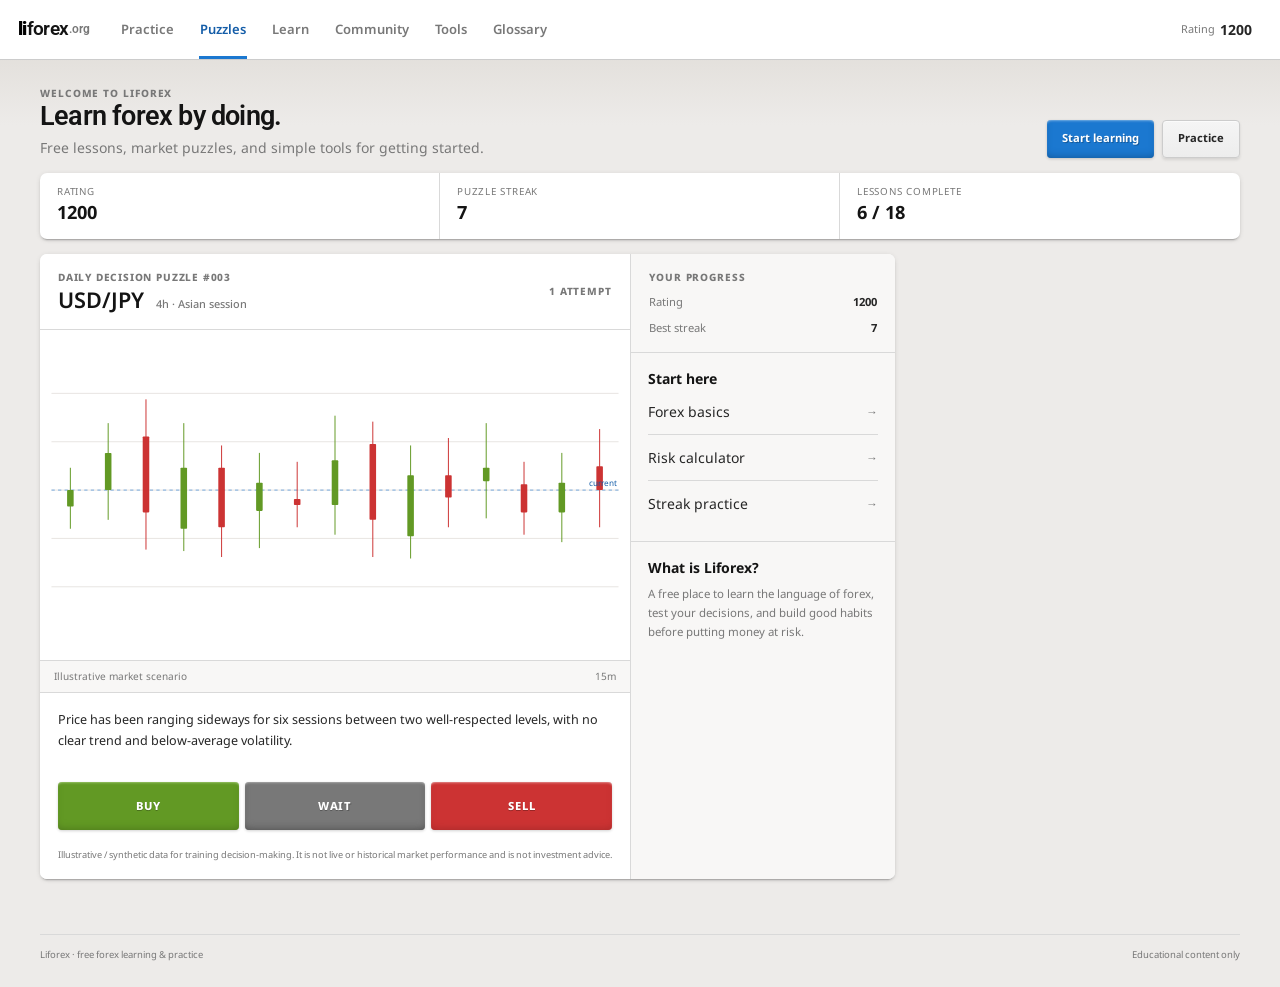
<file: index.html>
<!DOCTYPE html><html lang="en"><head><meta charset="UTF-8"><meta name="viewport" content="width=device-width, initial-scale=1.0"><title>Liforex — Learn forex by doing</title><link rel="preconnect" href="https://fonts.googleapis.com"><link href="https://fonts.googleapis.com/css2?family=Roboto:wght@300;400;500;700&family=Noto+Sans:wght@400;500;600;700&display=swap" rel="stylesheet"><link rel="stylesheet" href="css/style.css"></head>
<body data-page="puzzles">
<header class="site-header"><a class="site-brand" href="index.html"><span class="mark">li</span>forex<span class="domain">.org</span></a><nav class="site-nav"><a href="practice.html" data-page="practice">Practice</a><a href="index.html" data-page="puzzles">Puzzles</a><a href="learn.html" data-page="learn">Learn</a><a href="community.html" data-page="community">Community</a><a href="tools.html" data-page="tools">Tools</a></nav><div class="site-actions"><a class="site-action" href="community.html"><span class="rating-label">Rating</span><span class="rating" id="ratingDisplay">1200</span></a></div></header>
<main>
  <section class="hero"><div><div class="section-label">Welcome to Liforex</div><h1>Learn forex by doing.</h1><p>Free lessons, market puzzles, and simple tools for getting started.</p></div><div class="hero-cta"><a class="button primary" href="learn.html">Start learning</a><a class="button" href="practice.html">Practice</a></div></section>
  <section class="stats"><div class="stat"><div class="stat-label">Rating</div><div class="stat-value" id="homeRating">1200</div></div><div class="stat"><div class="stat-label">Puzzle streak</div><div class="stat-value">7</div></div><div class="stat"><div class="stat-label">Lessons complete</div><div class="stat-value">6 / 18</div></div></section>
  <div class="page-grid">
    <section class="box puzzle-box"><div class="puzzle-stage"><div class="puzzle-top box-top"><div><div class="puzzle-number">Daily decision puzzle #<span id="puzzleId">—</span></div><div class="puzzle-pair" id="puzzlePair">Loading…</div></div><span class="section-label">1 attempt</span></div><div class="chart-box"><svg id="chartSvg" xmlns="http://www.w3.org/2000/svg"></svg><div class="chart-caption"><span>Illustrative market scenario</span><span>15m</span></div></div><div class="scenario"><p id="scenarioText"></p></div><div class="choice-row"><button class="choice buy" data-choice="buy">BUY</button><button class="choice wait" data-choice="wait">WAIT</button><button class="choice sell" data-choice="sell">SELL</button></div><div class="result" id="resultBox"><div class="result-title" id="resultTitle"></div><table class="ev-table" id="evTable"></table><p class="explain" id="explainText"></p><button class="button primary" id="nextBtn">Next puzzle →</button></div><p class="disclaimer">Illustrative / synthetic data for training decision-making. It is not live or historical market performance and is not investment advice.</p></div><aside class="puzzle-info"><div class="puzzle-top"><div class="section-label">Your progress</div><div class="mini-stat"><span>Rating</span><strong id="sideRating">1200</strong></div><div class="mini-stat"><span>Best streak</span><strong>7</strong></div></div><div class="puzzle-side-section"><div class="box-title">Start here</div><ul class="side-list"><li><a href="learn.html">Forex basics <small>→</small></a></li><li><a href="tools.html">Risk calculator <small>→</small></a></li><li><a href="practice.html">Streak practice <small>→</small></a></li></ul></div><div class="puzzle-side-section"><div class="box-title">What is Liforex?</div><p class="box-subtitle" style="margin-top:7px;line-height:1.65">A free place to learn the language of forex, test your decisions, and build good habits before putting money at risk.</p></div></aside></section>
  </div>
</main><footer class="footer"><div class="footer-line"><span>Liforex · free forex learning &amp; practice</span><span>Educational content only</span></div></footer><script src="js/main.js"></script><script src="js/puzzles.js"></script><script>document.addEventListener('DOMContentLoaded',()=>{const r=document.getElementById('sideRating');if(r)r.textContent=getRating();});</script></body></html>
</file>
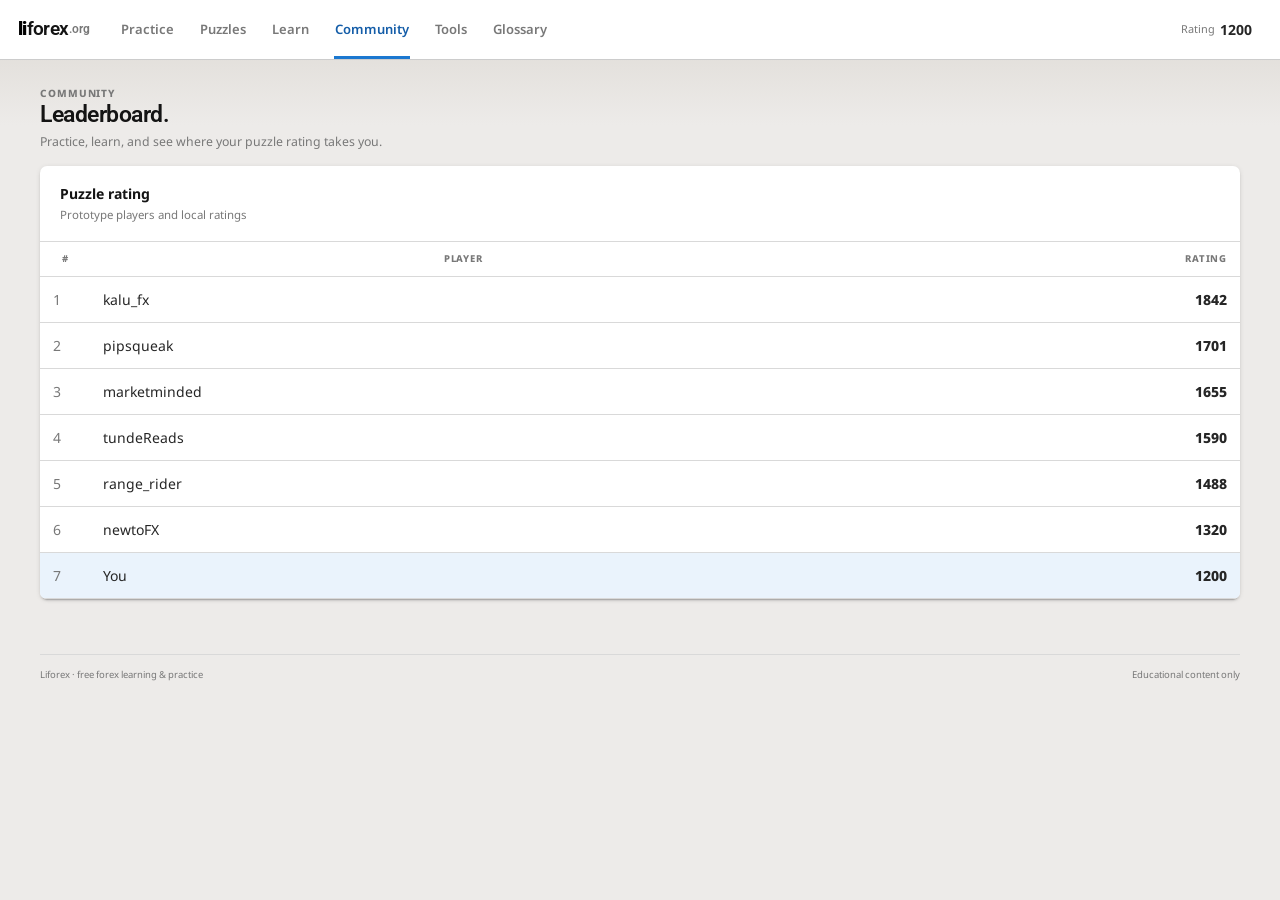
<file: community.html>
<!DOCTYPE html><html lang="en"><head><meta charset="UTF-8"><meta name="viewport" content="width=device-width, initial-scale=1.0"><title>Community — Liforex</title><link rel="preconnect" href="https://fonts.googleapis.com"><link href="https://fonts.googleapis.com/css2?family=Roboto:wght@300;400;500;700&family=Noto+Sans:wght@400;500;600;700&display=swap" rel="stylesheet"><link rel="stylesheet" href="css/style.css"></head><body data-page="community"><header class="site-header"><a class="site-brand" href="index.html"><span class="mark">li</span>forex<span class="domain">.org</span></a><nav class="site-nav"><a href="practice.html" data-page="practice">Practice</a><a href="index.html" data-page="puzzles">Puzzles</a><a href="learn.html" data-page="learn">Learn</a><a href="community.html" data-page="community">Community</a><a href="tools.html" data-page="tools">Tools</a></nav><div class="site-actions"><a class="site-action" href="community.html"><span class="rating-label">Rating</span><span class="rating" id="ratingDisplay">1200</span></a></div></header><main><div class="page-heading"><div class="section-label">Community</div><h1>Leaderboard.</h1><p>Practice, learn, and see where your puzzle rating takes you.</p></div><section class="box"><div class="box-top"><div><div class="box-title">Puzzle rating</div><div class="box-subtitle">Prototype players and local ratings</div></div></div><table class="leaderboard" id="leaderboardTable"><thead><tr><th>#</th><th>Player</th><th style="text-align:right">Rating</th></tr></thead><tbody id="leaderboardBody"></tbody></table></section></main><footer class="footer"><div class="footer-line"><span>Liforex · free forex learning &amp; practice</span><span>Educational content only</span></div></footer><script src="js/main.js"></script><script src="js/community.js"></script></body></html>
</file>
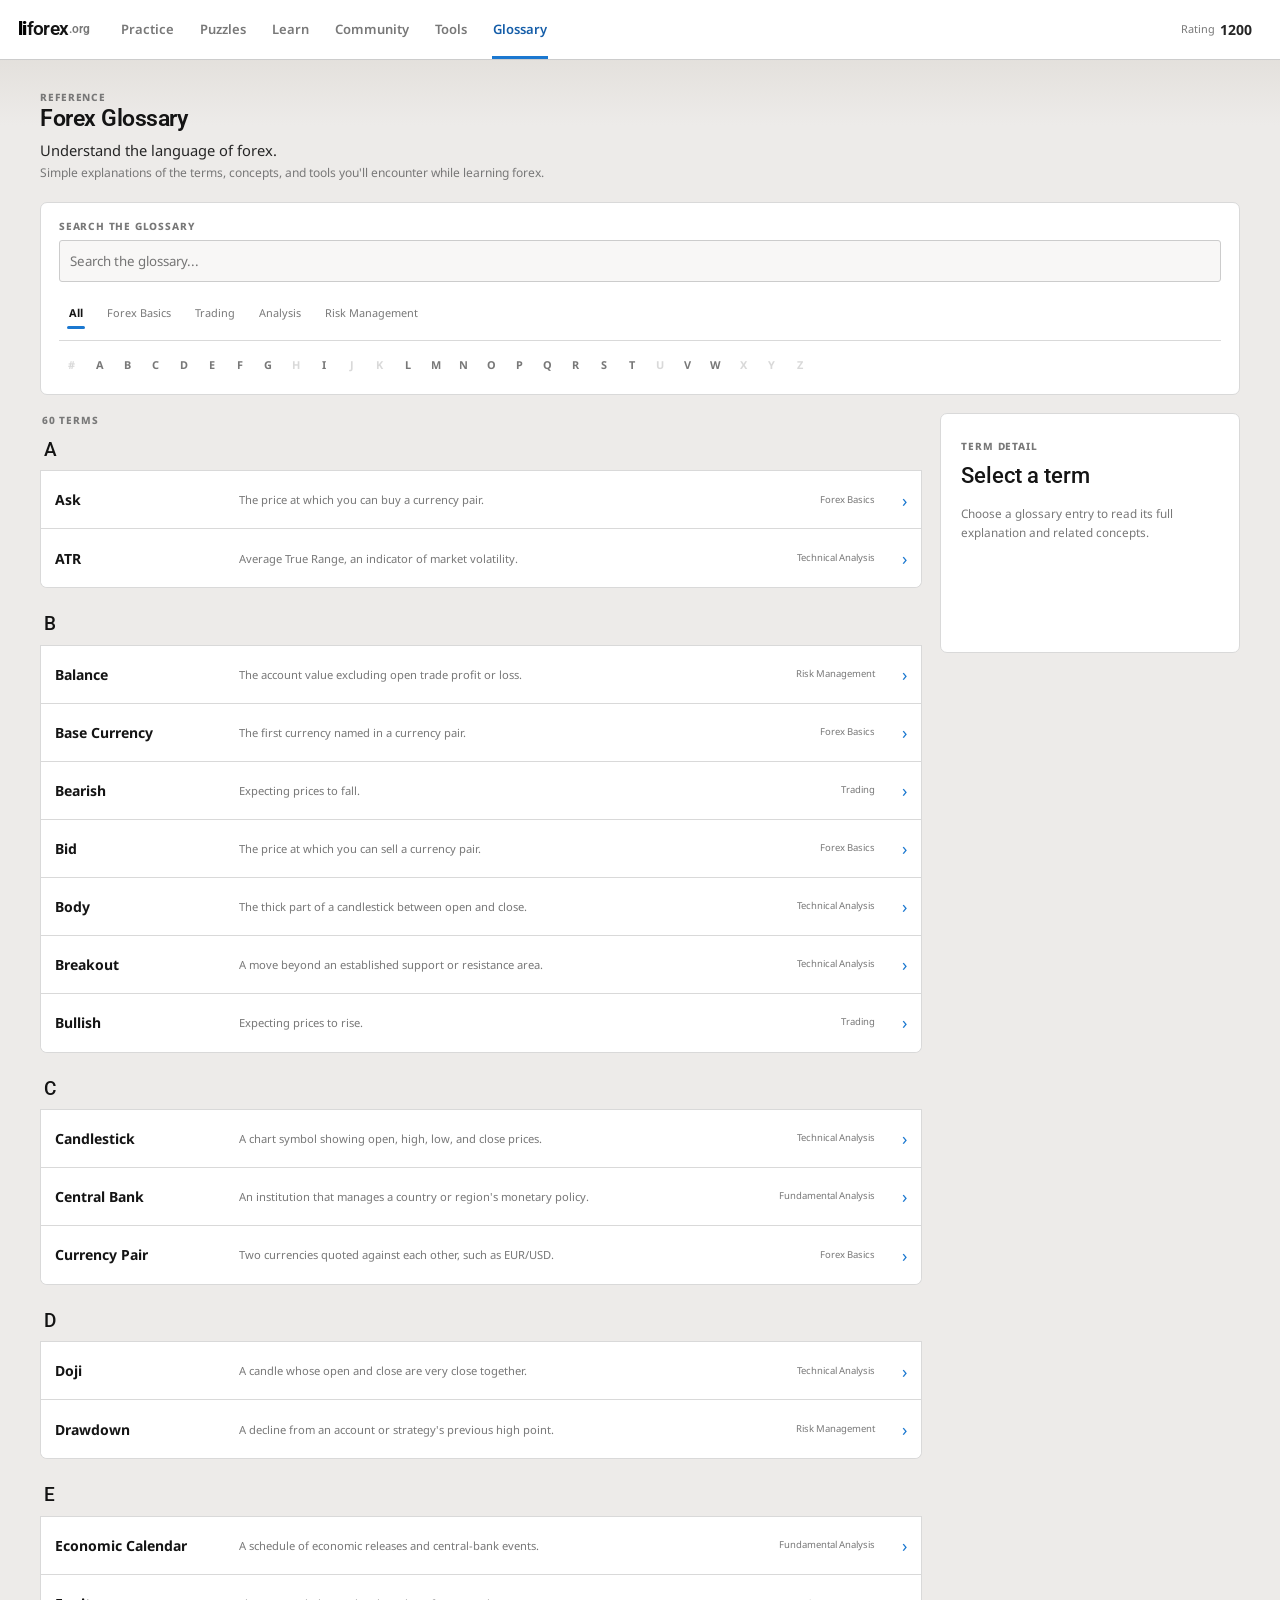
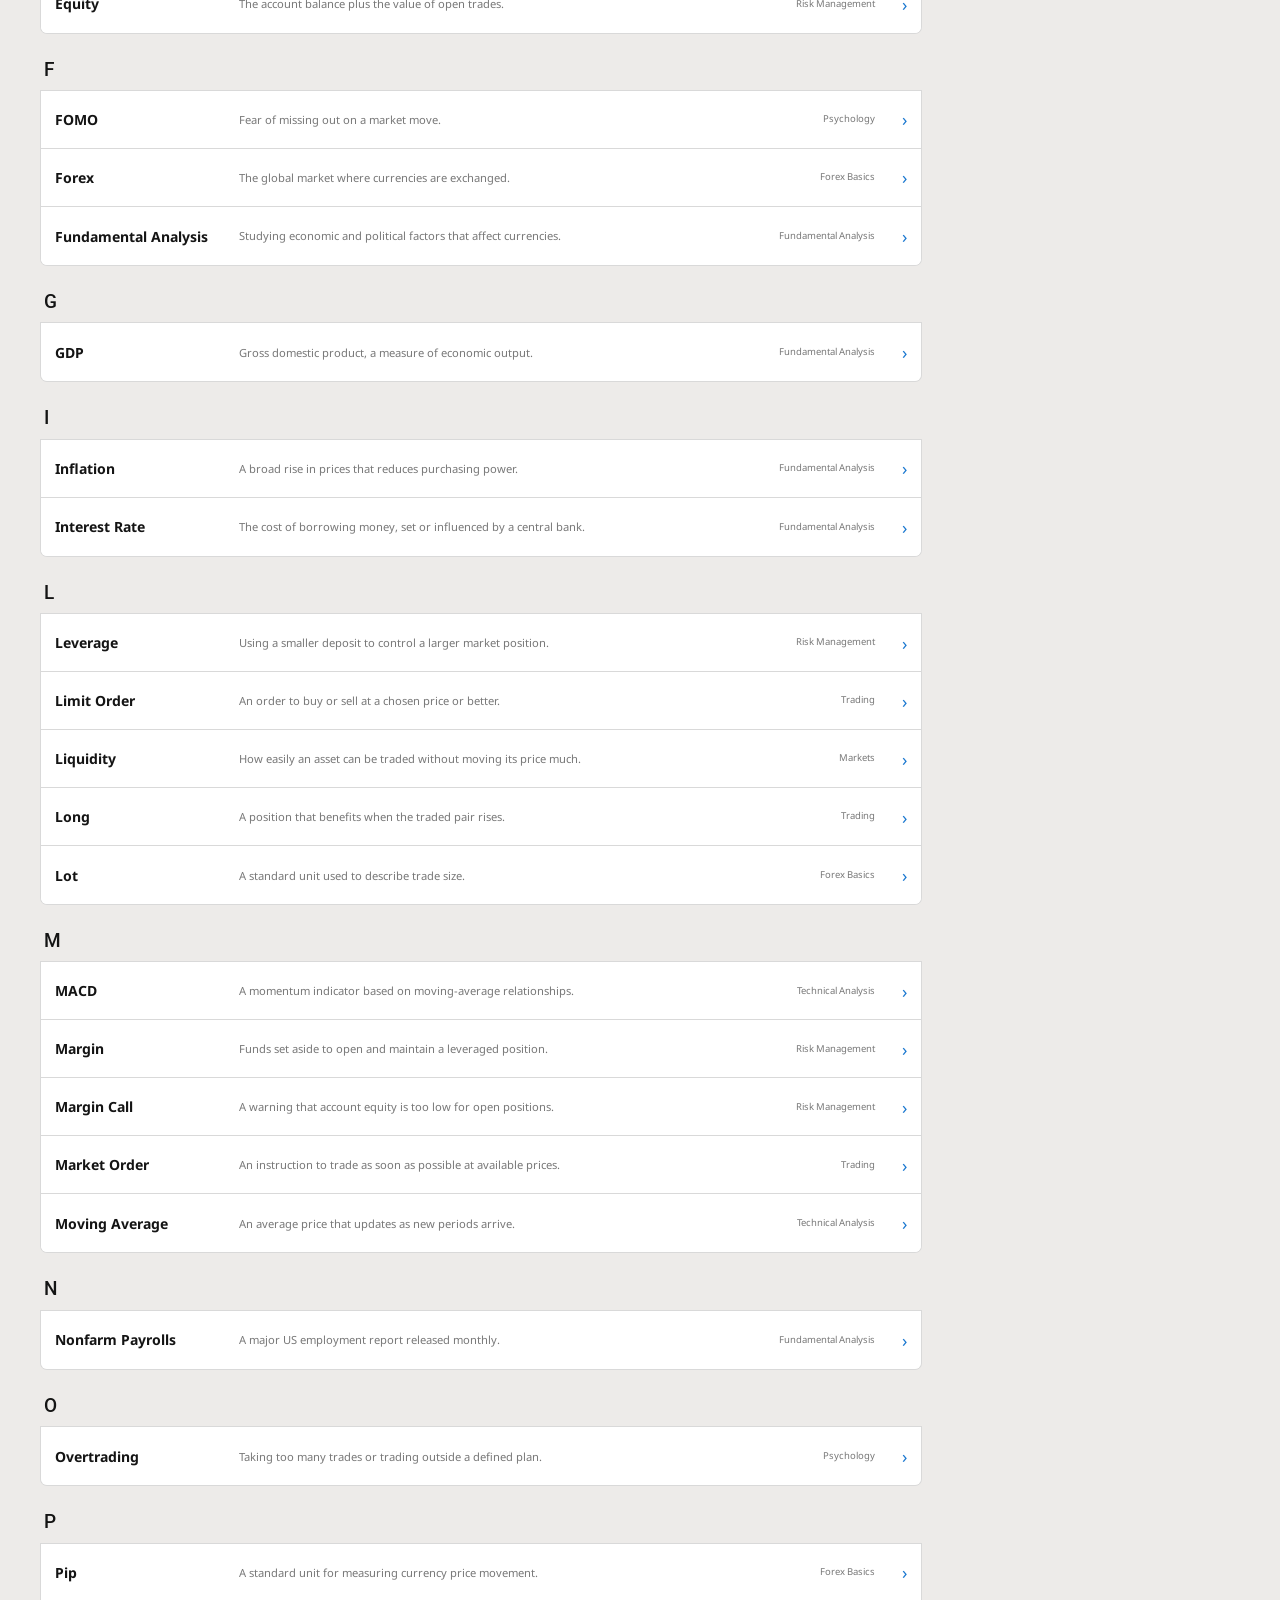
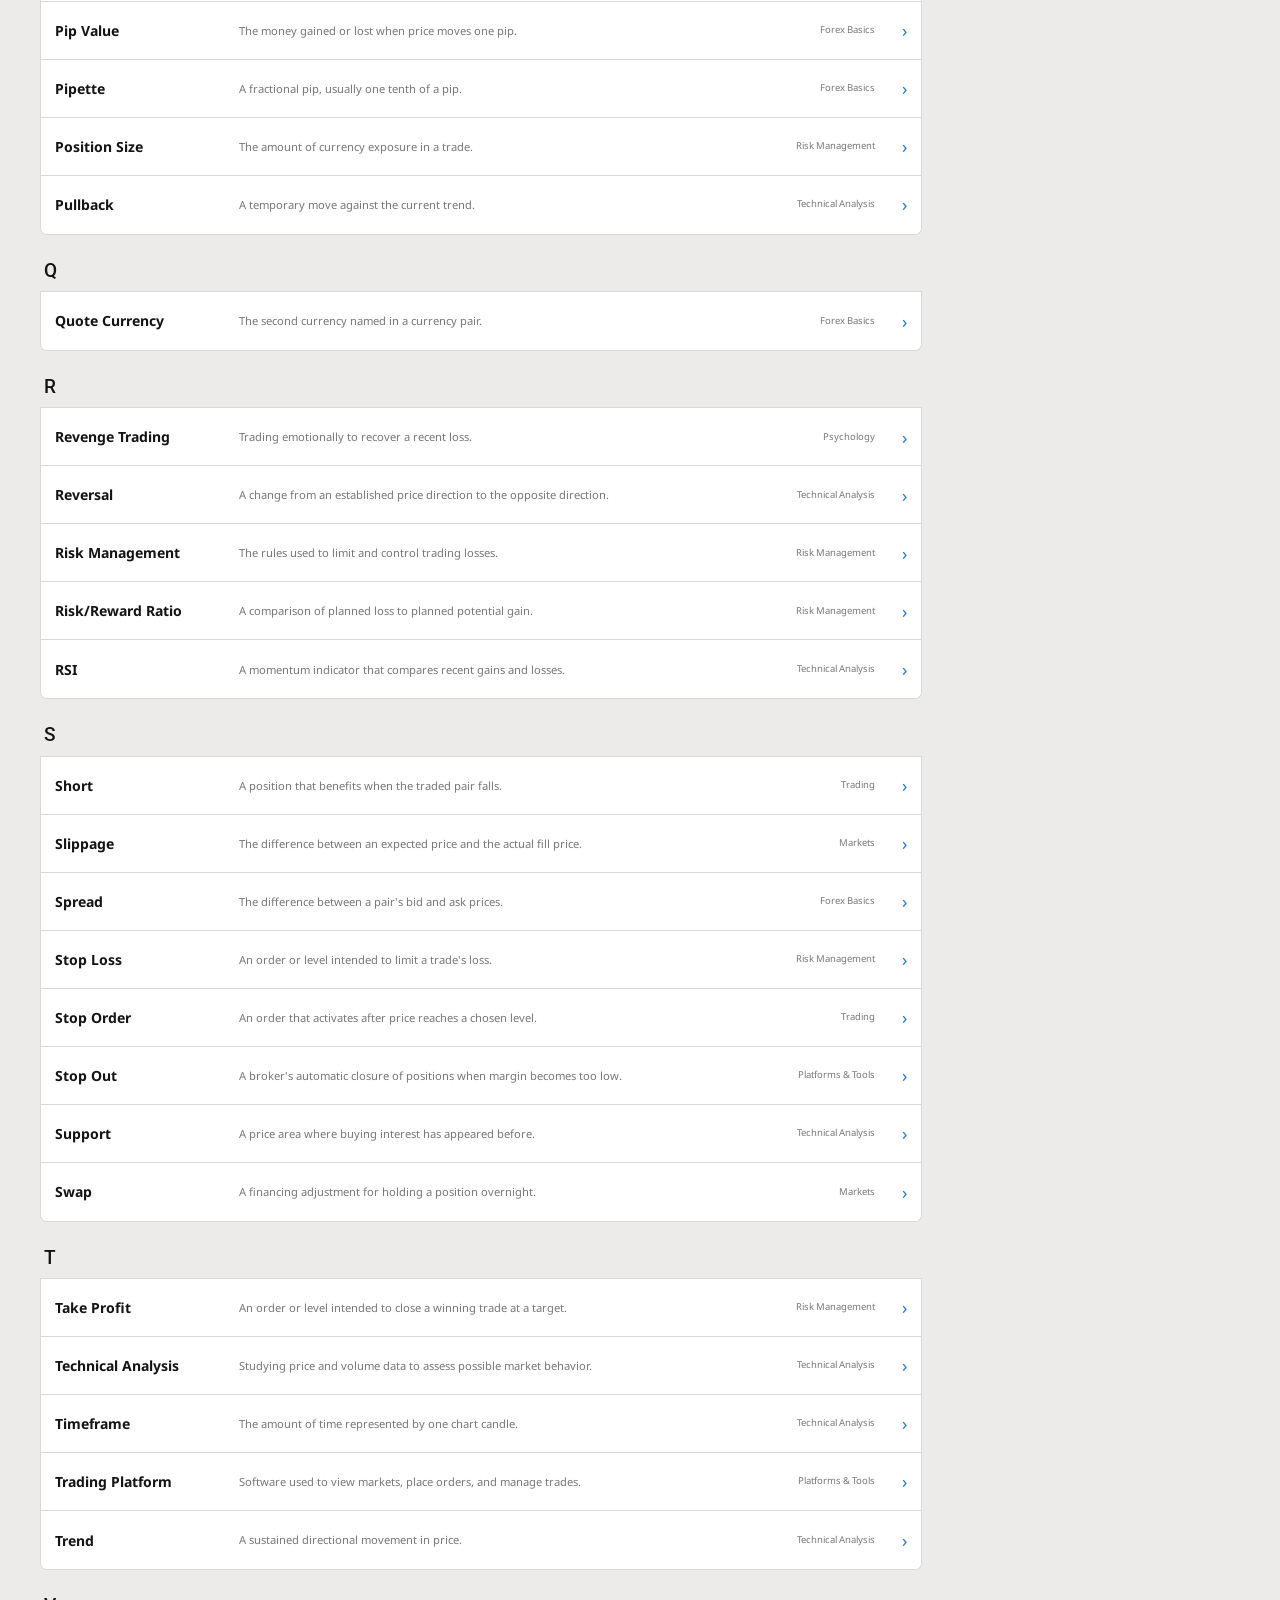
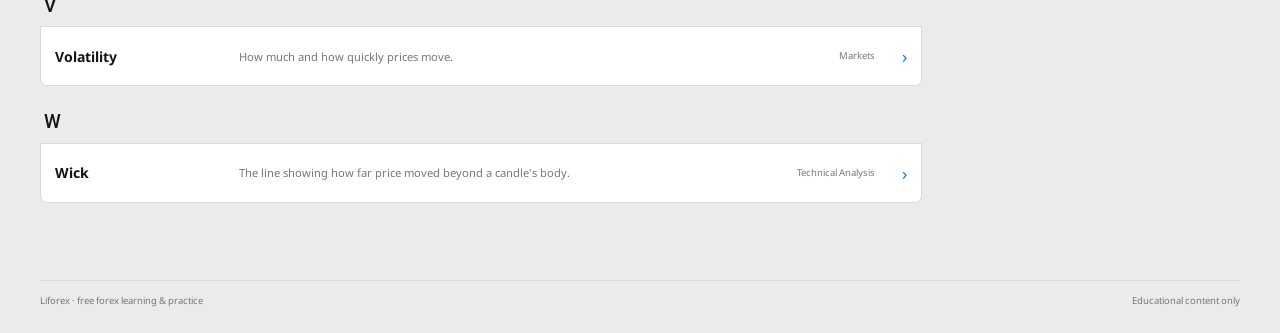
<file: glossary.html>
<!DOCTYPE html>
<html lang="en">
<head>
  <meta charset="UTF-8">
  <meta name="viewport" content="width=device-width, initial-scale=1.0">
  <title>Glossary — Liforex</title>
  <link rel="preconnect" href="https://fonts.googleapis.com">
  <link href="https://fonts.googleapis.com/css2?family=Roboto:wght@300;400;500;700&family=Noto+Sans:wght@400;500;600;700&display=swap" rel="stylesheet">
  <link rel="stylesheet" href="css/style.css">
</head>
<body data-page="glossary">
<header class="site-header"><a class="site-brand" href="index.html"><span class="mark">li</span>forex<span class="domain">.org</span></a><nav class="site-nav"><a href="practice.html" data-page="practice">Practice</a><a href="index.html" data-page="puzzles">Puzzles</a><a href="learn.html" data-page="learn">Learn</a><a href="community.html" data-page="community">Community</a><a href="tools.html" data-page="tools">Tools</a><a href="glossary.html" data-page="glossary">Glossary</a></nav><div class="site-actions"><a class="site-action" href="community.html"><span class="rating-label">Rating</span><span class="rating" id="ratingDisplay">1200</span></a></div></header>
<main class="glossary-page">
  <section class="page-heading glossary-heading"><div class="section-label">Reference</div><h1>Forex Glossary</h1><p>Understand the language of forex.</p><span>Simple explanations of the terms, concepts, and tools you'll encounter while learning forex.</span></section>
  <section class="glossary-controls" aria-label="Glossary controls">
    <label class="glossary-search-label" for="glossarySearch">Search the glossary</label>
    <div class="glossary-search-wrap"><input id="glossarySearch" type="search" placeholder="Search the glossary..." autocomplete="off"><button type="button" id="clearSearch" class="clear-search" aria-label="Clear search">×</button></div>
    <nav class="glossary-tabs" id="categoryFilters" aria-label="Filter by category"></nav>
    <nav class="alphabet-nav" id="alphabetNav" aria-label="Jump to letter"></nav>
  </section>
  <div class="glossary-layout"><section id="glossaryResults" aria-live="polite"></section><aside class="glossary-detail" id="termDetail" aria-live="polite"><div class="detail-empty"><span class="section-label">Term detail</span><h2>Select a term</h2><p>Choose a glossary entry to read its full explanation and related concepts.</p></div></aside></div>
</main>
<footer class="footer"><div class="footer-line"><span>Liforex · free forex learning &amp; practice</span><span>Educational content only</span></div></footer>
<script src="js/main.js"></script><script src="js/diagrams.js"></script><script src="js/glossary.js"></script>
</body>
</html>
</file>
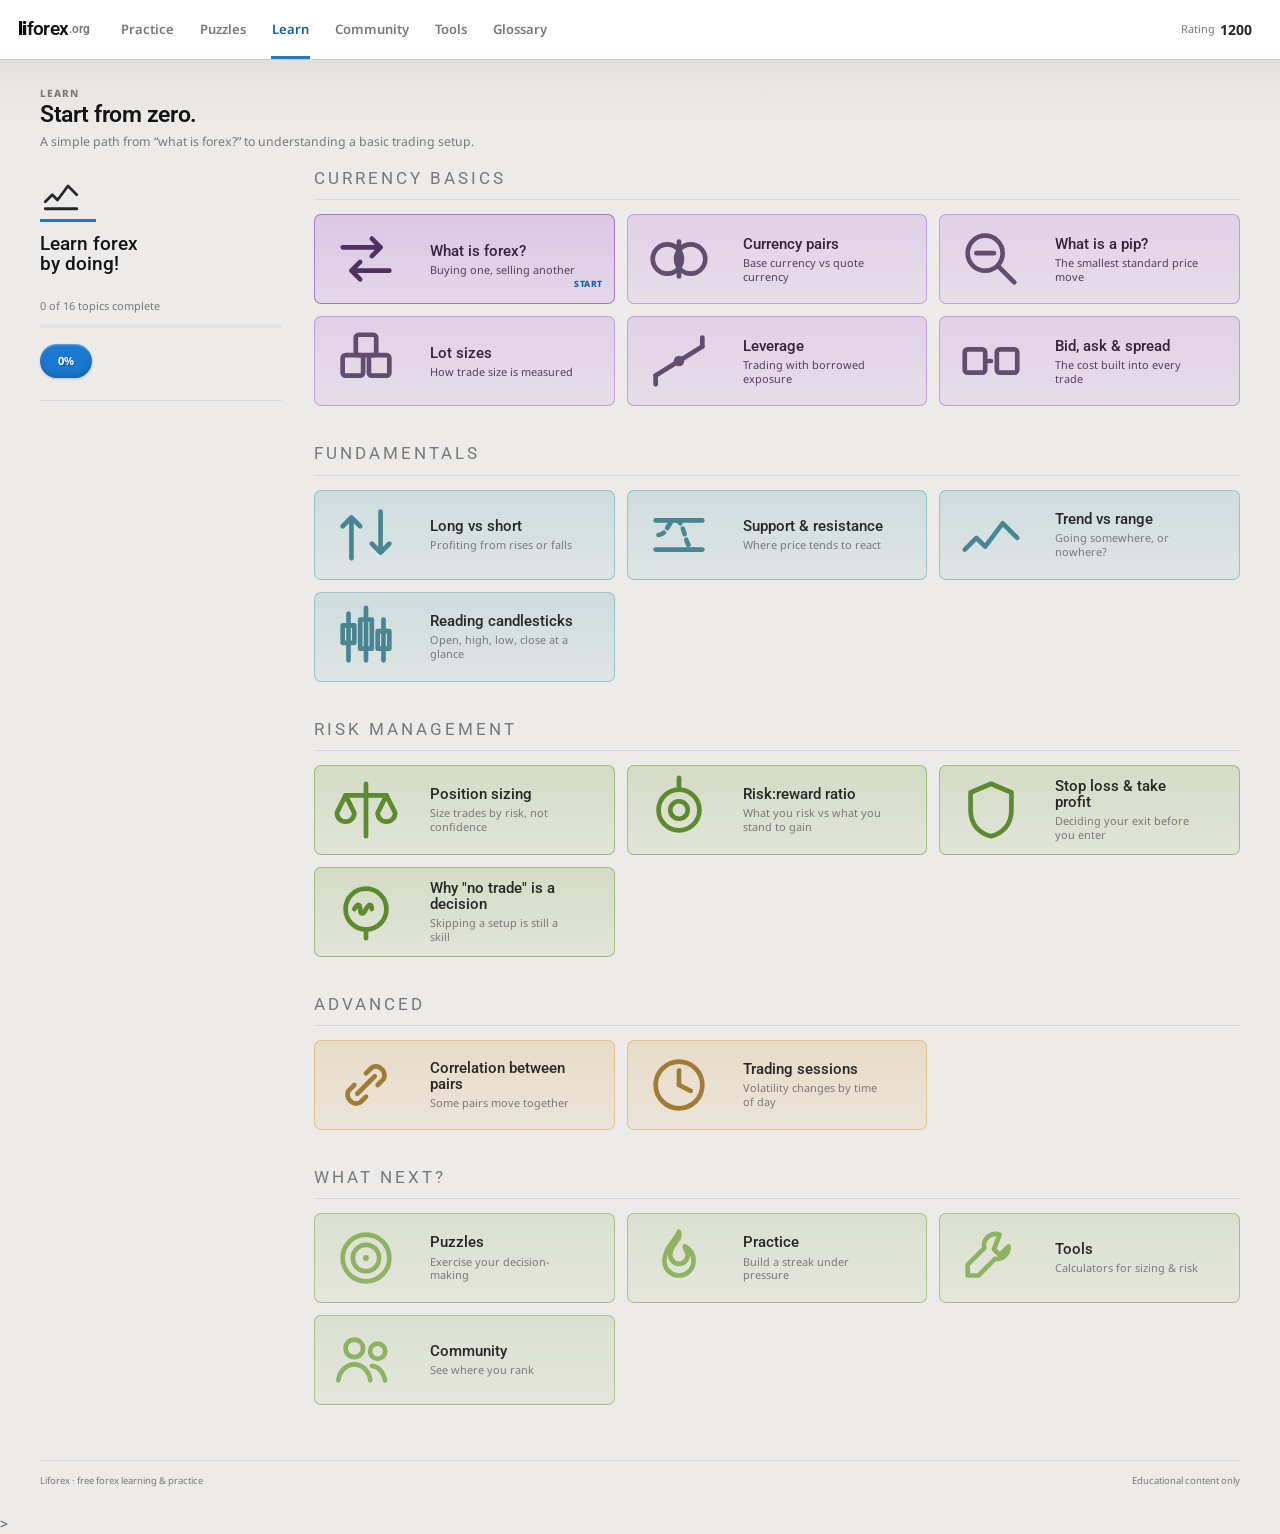
<file: learn.html>
<!DOCTYPE html><html lang="en"><head><meta charset="UTF-8"><meta name="viewport" content="width=device-width, initial-scale=1.0"><title>Learn — Liforex</title><link rel="preconnect" href="https://fonts.googleapis.com"><link href="https://fonts.googleapis.com/css2?family=Roboto:wght@300;400;500;700&family=Noto+Sans:wght@400;500;600;700&display=swap" rel="stylesheet"><link rel="stylesheet" href="css/style.css"></head><body data-page="learn"><header class="site-header"><a class="site-brand" href="index.html"><span class="mark">li</span>forex<span class="domain">.org</span></a><nav class="site-nav"><a href="practice.html" data-page="practice">Practice</a><a href="index.html" data-page="puzzles">Puzzles</a><a href="learn.html" data-page="learn">Learn</a><a href="community.html" data-page="community">Community</a><a href="tools.html" data-page="tools">Tools</a></nav><div class="site-actions"><a class="site-action" href="community.html"><span class="rating-label">Rating</span><span class="rating" id="ratingDisplay">1200</span></a></div></header><main><div class="page-heading"><div class="section-label">Learn</div><h1>Start from zero.</h1><p>A simple path from “what is forex?” to understanding a basic trading setup.</p></div><div class="learn-layout"><aside class="box learn-side"><div class="side-icon"><svg viewBox="0 0 24 24" fill="none" stroke="currentColor" stroke-width="1.6" stroke-linecap="round" stroke-linejoin="round"><path d="M3 17l4-4 3 3 6-8 5 5"/><path d="M3 21h18"/></svg></div><h2>Learn forex<br>by doing!</h2><p id="progressText">0 of 20 topics complete</p><div class="progress-line"><span id="progressBar" style="width:0%"></span></div><div style="margin-top:16px"><span class="side-progress-pill" id="progressPill">0%</span></div></aside><div id="lessonSections"></div></div></main><div class="lesson-modal-overlay" id="lessonModal"><div class="box lesson-modal"><button type="button" class="lesson-modal-close" id="modalClose" aria-label="Close">✕</button><div class="tile-icon" id="modalIcon"></div><h2 id="modalTitle"></h2><p id="modalBody"></p><div class="lesson-modal-actions"><button type="button" class="button" id="modalDoneBtn">Mark as complete</button></div></div></div><footer class="footer"><div class="footer-line"><span>Liforex · free forex learning &amp; practice</span><span>Educational content only</span></div></footer><script src="js/main.js"></script><script src="js/learn.js"></script></body></html>
<!--cd /Users/yusuf/Desktop/liforex-final
python3 -m http.server 8000-->>
</file>
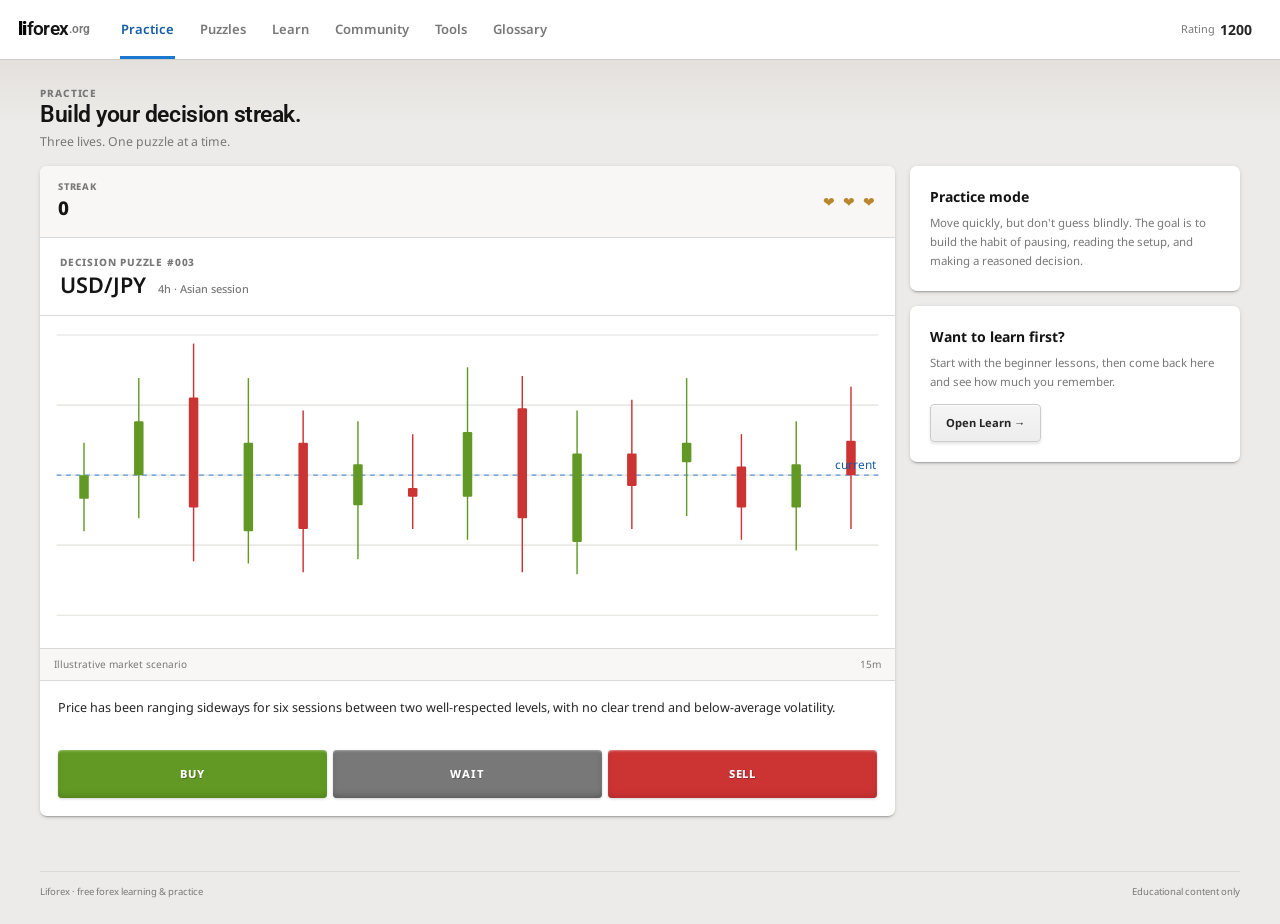
<file: practice.html>
<!DOCTYPE html><html lang="en"><head><meta charset="UTF-8"><meta name="viewport" content="width=device-width, initial-scale=1.0"><title>Practice — Liforex</title><link rel="preconnect" href="https://fonts.googleapis.com"><link href="https://fonts.googleapis.com/css2?family=Roboto:wght@300;400;500;700&family=Noto+Sans:wght@400;500;600;700&display=swap" rel="stylesheet"><link rel="stylesheet" href="css/style.css"></head><body data-page="practice"><header class="site-header"><a class="site-brand" href="index.html"><span class="mark">li</span>forex<span class="domain">.org</span></a><nav class="site-nav"><a href="practice.html" data-page="practice">Practice</a><a href="index.html" data-page="puzzles">Puzzles</a><a href="learn.html" data-page="learn">Learn</a><a href="community.html" data-page="community">Community</a><a href="tools.html" data-page="tools">Tools</a></nav><div class="site-actions"><a class="site-action" href="community.html"><span class="rating-label">Rating</span><span class="rating" id="ratingDisplay">1200</span></a></div></header><main><div class="page-heading"><div class="section-label">Practice</div><h1>Build your decision streak.</h1><p>Three lives. One puzzle at a time.</p></div><div class="page-grid"><section class="box practice-box"><div class="practice-head"><div class="streak-number"><small>Streak</small><span id="streakNum">0</span></div><div class="lives" id="livesDisplay"></div></div><div id="liveRound"><div class="box-top"><div><div class="puzzle-number">Decision puzzle #<span id="puzzleId">—</span></div><div class="puzzle-pair" id="puzzlePair">Loading…</div></div></div><div class="chart-box"><svg id="chartSvg" xmlns="http://www.w3.org/2000/svg"></svg><div class="chart-caption"><span>Illustrative market scenario</span><span>15m</span></div></div><div class="scenario"><p id="scenarioText"></p></div><div class="choice-row"><button class="choice buy" data-choice="buy">BUY</button><button class="choice wait" data-choice="wait">WAIT</button><button class="choice sell" data-choice="sell">SELL</button></div><div class="result" id="resultBox"><div class="result-title" id="resultTitle"></div><table class="ev-table" id="evTable"></table><p class="explain" id="explainText"></p><button class="button primary" id="nextBtn">Next →</button></div></div><div class="streak-over" id="streakOver" style="display:none"><h2>Streak ended</h2><p id="finalStreakText"></p><button class="button primary" id="restartBtn">Start new streak</button></div></section><aside class="home-side"><section class="box box-pad"><div class="box-title">Practice mode</div><p class="box-subtitle" style="line-height:1.65;margin-top:7px">Move quickly, but don't guess blindly. The goal is to build the habit of pausing, reading the setup, and making a reasoned decision.</p></section><section class="box box-pad"><div class="box-title">Want to learn first?</div><p class="box-subtitle" style="line-height:1.65;margin-top:7px">Start with the beginner lessons, then come back here and see how much you remember.</p><div style="margin-top:12px"><a class="button" href="learn.html">Open Learn →</a></div></section></aside></div></main><footer class="footer"><div class="footer-line"><span>Liforex · free forex learning &amp; practice</span><span>Educational content only</span></div></footer><script src="js/main.js"></script><script src="js/practice.js"></script></body></html>
</file>
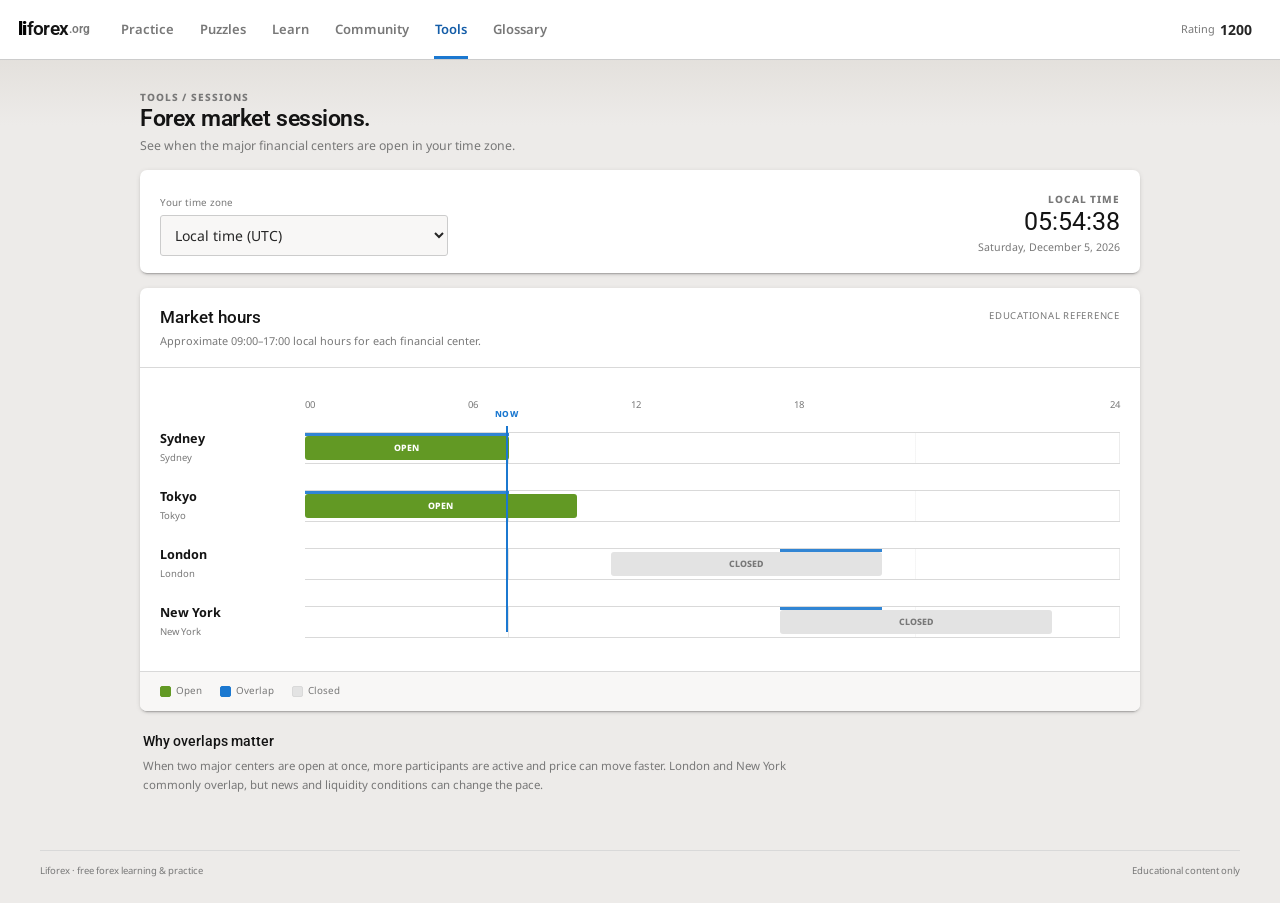
<file: sessions.html>
<!DOCTYPE html>
<html lang="en">
<head>
  <meta charset="UTF-8">
  <meta name="viewport" content="width=device-width, initial-scale=1.0">
  <title>Sessions — Liforex</title>
  <link rel="preconnect" href="https://fonts.googleapis.com">
  <link href="https://fonts.googleapis.com/css2?family=Roboto:wght@300;400;500;700&family=Noto+Sans:wght@400;500;600;700&display=swap" rel="stylesheet">
  <link rel="stylesheet" href="css/style.css">
</head>
<body data-page="tools">
<header class="site-header"><a class="site-brand" href="index.html"><span class="mark">li</span>forex<span class="domain">.org</span></a><nav class="site-nav"><a href="practice.html" data-page="practice">Practice</a><a href="index.html" data-page="puzzles">Puzzles</a><a href="learn.html" data-page="learn">Learn</a><a href="community.html" data-page="community">Community</a><a href="tools.html" data-page="tools">Tools</a><a href="glossary.html" data-page="glossary">Glossary</a></nav><div class="site-actions"><a class="site-action" href="community.html"><span class="rating-label">Rating</span><span class="rating" id="ratingDisplay">1200</span></a></div></header>
<main class="sessions-page">
  <div class="page-heading"><div class="section-label">Tools / Sessions</div><h1>Forex market sessions.</h1><p>See when the major financial centers are open in your time zone.</p></div>
  <section class="sessions-controls box"><div><label for="timezoneSelect">Your time zone</label><select id="timezoneSelect"></select></div><div class="session-clock"><span class="section-label">Local time</span><strong id="localClock">--:--:--</strong><span id="localDate">Loading...</span></div></section>
  <section class="sessions-board box" aria-labelledby="timelineTitle"><div class="sessions-board-head"><div><h2 id="timelineTitle">Market hours</h2><p>Approximate 09:00–17:00 local hours for each financial center.</p></div><span class="session-note">Educational reference</span></div><div class="timeline" id="timeline"><div class="timeline-plot"><div class="timeline-hours" aria-hidden="true"><span>00</span><span>06</span><span>12</span><span>18</span><span>24</span></div><div class="now-marker" id="nowMarker" aria-hidden="true"><span>NOW</span></div><div id="sessionRows"></div></div></div><div class="timeline-key"><span><i class="key-swatch open"></i>Open</span><span><i class="key-swatch overlap"></i>Overlap</span><span><i class="key-swatch closed"></i>Closed</span></div></section>
  <section class="sessions-explainer"><h2>Why overlaps matter</h2><p>When two major centers are open at once, more participants are active and price can move faster. London and New York commonly overlap, but news and liquidity conditions can change the pace.</p></section>
</main>
<footer class="footer"><div class="footer-line"><span>Liforex · free forex learning &amp; practice</span><span>Educational content only</span></div></footer>
<script src="js/main.js"></script><script src="js/sessions.js"></script>
</body>
</html>
</file>
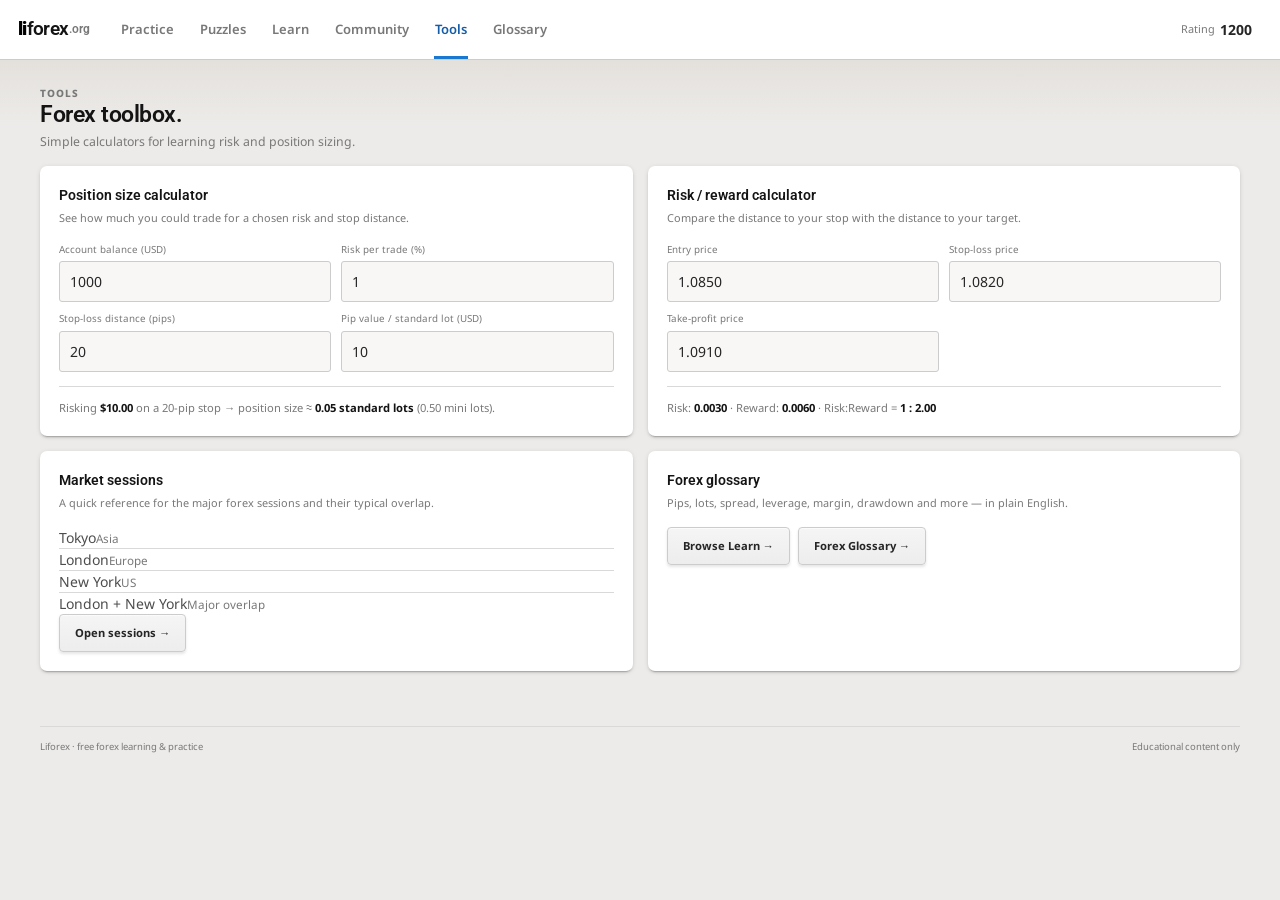
<file: tools.html>
<!DOCTYPE html><html lang="en"><head><meta charset="UTF-8"><meta name="viewport" content="width=device-width, initial-scale=1.0"><title>Tools — Liforex</title><link rel="preconnect" href="https://fonts.googleapis.com"><link href="https://fonts.googleapis.com/css2?family=Roboto:wght@300;400;500;700&family=Noto+Sans:wght@400;500;600;700&display=swap" rel="stylesheet"><link rel="stylesheet" href="css/style.css"></head><body data-page="tools"><header class="site-header"><a class="site-brand" href="index.html"><span class="mark">li</span>forex<span class="domain">.org</span></a><nav class="site-nav"><a href="practice.html" data-page="practice">Practice</a><a href="index.html" data-page="puzzles">Puzzles</a><a href="learn.html" data-page="learn">Learn</a><a href="community.html" data-page="community">Community</a><a href="tools.html" data-page="tools">Tools</a></nav><div class="site-actions"><a class="site-action" href="community.html"><span class="rating-label">Rating</span><span class="rating" id="ratingDisplay">1200</span></a></div></header><main><div class="page-heading"><div class="section-label">Tools</div><h1>Forex toolbox.</h1><p>Simple calculators for learning risk and position sizing.</p></div><div class="tools-grid"><div class="tool-card"><h2>Position size calculator</h2><p class="tool-desc">See how much you could trade for a chosen risk and stop distance.</p><div class="field-row"><div><label>Account balance (USD)</label><input type="number" id="posBalance" value="1000"></div><div><label>Risk per trade (%)</label><input type="number" id="posRisk" value="1"></div></div><div class="field-row"><div><label>Stop-loss distance (pips)</label><input type="number" id="posStop" value="20"></div><div><label>Pip value / standard lot (USD)</label><input type="number" id="posPipValue" value="10"></div></div><div class="tool-output" id="posOutput"></div></div><div class="tool-card"><h2>Risk / reward calculator</h2><p class="tool-desc">Compare the distance to your stop with the distance to your target.</p><div class="field-row"><div><label>Entry price</label><input type="number" id="rrEntry" value="1.0850" step="0.0001"></div><div><label>Stop-loss price</label><input type="number" id="rrStop" value="1.0820" step="0.0001"></div></div><div class="field-row"><div><label>Take-profit price</label><input type="number" id="rrTarget" value="1.0910" step="0.0001"></div><div></div></div><div class="tool-output" id="rrOutput"></div></div><div class="tool-card"><h2>Market sessions</h2><p class="tool-desc">A quick reference for the major forex sessions and their typical overlap.</p><div class="side-list"><li><span>Tokyo</span><small>Asia</small></li><li><span>London</span><small>Europe</small></li><li><span>New York</span><small>US</small></li><li><span>London + New York</span><small>Major overlap</small></li></div></div><div class="tool-card"><h2>Forex glossary</h2><p class="tool-desc">Pips, lots, spread, leverage, margin, drawdown and more — in plain English.</p><div class="link-row"><a class="button" href="learn.html">Browse Learn →</a></div></div></div></main><footer class="footer"><div class="footer-line"><span>Liforex · free forex learning &amp; practice</span><span>Educational content only</span></div></footer><script src="js/main.js"></script><script src="js/tools.js"></script></body></html>
</file>
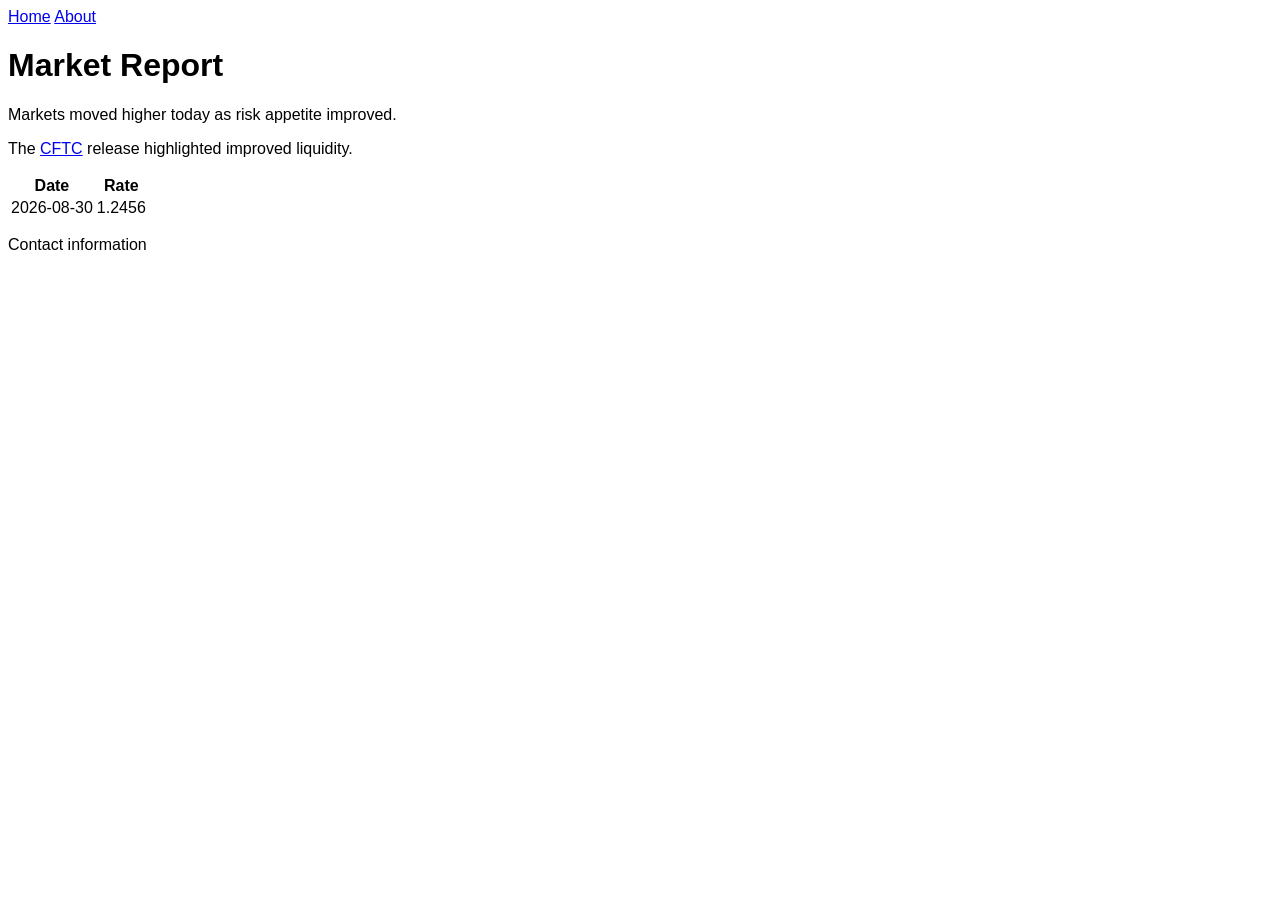
<file: backend/tests/content/fixtures/financial_page.html>
<!DOCTYPE html>
<html lang="en">
  <head>
    <meta charset="utf-8" />
    <title>CFTC Market Report</title>
    <style>
      body { font-family: sans-serif; }
      .hidden { display: none; }
    </style>
    <script>
      alert("secret");
      fetch("https://evil.example");
    </script>
  </head>
  <body>
    <header>
      <nav>
        <a href="/home">Home</a>
        <a href="/about">About</a>
      </nav>
    </header>
    <main>
      <h1>Market Report</h1>
      <p>Markets moved higher today as risk appetite improved.</p>
      <p>The <a href="/report">CFTC</a> release highlighted improved liquidity.</p>
      <table>
        <tr><th>Date</th><th>Rate</th></tr>
        <tr><td>2026-08-30</td><td>1.2456</td></tr>
      </table>
    </main>
    <footer>
      <p>Contact information</p>
    </footer>
  </body>
</html>
</file>
<file: css/style.css>
.sessions-board-head{display:flex;justify-content:space-between;align-items:flex-start;gap:20px;padding:17px 20px;border-bottom:1px solid var(--border)}.sessions-board-head h2,.sessions-explainer h2{font-size:1.2rem;color:var(--font-clearer);font-weight:500}.sessions-board-head p{font-size:.78rem;color:var(--font-dim);margin-top:3px}.session-note{font-size:.68rem;text-transform:uppercase;letter-spacing:.08em;color:var(--font-dim);white-space:nowrap;padding-top:4px}.timeline{padding:30px 20px 20px;background:var(--bg-box)}.timeline-plot{position:relative}.timeline-hours{display:grid;grid-template-columns:repeat(5,1fr);color:var(--font-dim);font-size:.68rem;margin-left:145px;margin-bottom:7px}.timeline-hours span{text-align:left}.timeline-hours span:last-child{text-align:right}.session-row{display:grid;grid-template-columns:130px minmax(0,1fr);gap:15px;align-items:center;min-height:58px}.session-label strong{display:block;font-size:.9rem;color:var(--font-clearer)}.session-label span{display:block;font-size:.68rem;color:var(--font-dim);margin-top:2px}.session-track{height:32px;position:relative;background:repeating-linear-gradient(to right,transparent 0,transparent calc(25% - 1px),var(--border) 25%);border-top:1px solid var(--border);border-bottom:1px solid var(--border)}.session-open{position:absolute;top:3px;height:24px;min-width:3px;border-radius:3px;background:var(--bg-low);color:var(--font-dim);font-size:.63rem;font-weight:800;line-height:24px;text-align:center;overflow:hidden;white-space:nowrap}.session-open.is-open{background:var(--good);color:#fff}.session-open b{font-weight:800}.now-marker{position:absolute;z-index:2;top:28px;bottom:0;width:2px;background:var(--primary);pointer-events:none}.now-marker span{position:absolute;top:-18px;left:50%;transform:translateX(-50%);font-size:.6rem;font-weight:800;color:var(--primary);letter-spacing:.06em}.timeline-key{display:flex;gap:18px;padding:12px 20px;border-top:1px solid var(--border);background:var(--bg-mid);font-size:.7rem;color:var(--font-dim)}.timeline-key span{display:flex;align-items:center;gap:5px}.key-swatch{width:11px;height:11px;border-radius:2px;background:var(--bg-low);border:1px solid var(--border)}.key-swatch.open{background:var(--good);border-color:var(--good)}.key-swatch.overlap{background:var(--primary);border-color:var(--primary)}.sessions-explainer{padding:20px 3px 0}.sessions-explainer p{max-width:700px;color:var(--font-dim);font-size:.82rem;line-height:1.65;margin-top:5px}.sessions-explainer h2{font-size:1rem}
/*
  Liforex — light theme, built on the improved layout structure from the
  V0.3 draft (compact top nav w/ active underline, hero + stats homepage,
  puzzle-with-sidebar layout, minimal one-line footer).

  Colors below are lila's REAL LIGHT THEME tokens, decoded from the actual
  ui.zip source (ui/lib/css/theme/_theme.light.scss + _theme.default.scss,
  and the real "metal" neutral-button gradient in ui/lib/css/abstract/_extends.scss),
  not the dark theme the V0.3 draft used. Liforex is AGPL-3.0 — see LICENSE
  and ATTRIBUTION.md.
*/
:root{
  --site-hue:37deg;
  --bg-page:#edebe9;        /* --c-bg-page: hsl(37 10% 92%) */
  --bg-box:#ffffff;          /* --c-bg: hsl(0 0% 100%) */
  --bg-mid:#f8f7f6;           /* --c-bg-mid: hsl(37 7% 97%) */
  --bg-low:#e3e3e3;            /* --c-bg-low: hsl(0 0% 89%) */
  --bg-zebra:#f6f4f2;           /* --c-bg-zebra: hsl(37 12% 96.5%) */
  --bg-input:#f8f7f6;            /* --c-bg-input, light variant */
  --metal-top:#f5f5f5;            /* --c-metal-top: hsl(0 0% 96%) */
  --metal-bottom:#ededed;          /* --c-metal-bottom: hsl(0 0% 93%) */
  --metal-top-hover:#fafafa;        /* --c-metal-top-hover: hsl(0 0% 98%) */
  --metal-bottom-hover:#f2f2f2;      /* --c-metal-bottom-hover: hsl(0 0% 95%) */
  --font:#4d4d4d;                     /* --c-font: hsl(0 0% 30%) */
  --font-dim:#787878;                  /* --c-font-dim: hsl(0 0% 47%) */
  --font-clear:#262626;                 /* --c-font-clear (darkened variant) */
  --font-clearer:#141414;                /* --c-clearer: black, softened slightly */
  --border:#d9d9d9;                       /* --c-border: hsl(0 0% 85%) */
  --border-light:#cccccc;                  /* --c-border-light / border-page: hsl(0 0% 80%) */
  --primary:#1b78d0;                        /* --c-primary: hsl(209 77% 46%) */
  --primary-dim:#eaf3fc;                     /* light tint for hover backgrounds */
  --primary-dark:#145da8;                     /* darkened for gradients/hover text */
  --good:#629924;                              /* --c-good: hsl(88 62% 37%) (same in both themes) */
  --bad:#cc3333;                                /* --c-bad: hsl(0 60% 50%) (same in both themes) */
  --warn:#b9862e;                                /* --c-brag, light: hsl(37 74% 48%) approx */
  --violet-tint:#efe9fb;
  --violet-ink:#6b56a8;
  --green-tint:#e8f2e0;
  --shadow:0 2px 2px 0 rgb(0 0 0 / .08), 0 3px 1px -2px rgb(0 0 0 / .18), 0 1px 5px 0 rgb(0 0 0 / .1);
  --radius:7px;             /* real $box-radius-size default */
  --content:1200px;
  --header-h:60px;
}
*{box-sizing:border-box;margin:0;padding:0}
html{font-family:'Noto Sans',-apple-system,BlinkMacSystemFont,"Segoe UI",Roboto,sans-serif;font-size:14px;line-height:1.5;background:var(--bg-page);color:var(--font);-webkit-font-smoothing:antialiased}
body{min-height:100vh;background:var(--bg-page) linear-gradient(to bottom,#dbd7d1,var(--bg-page) 125px) no-repeat;color:var(--font);overflow-x:hidden}
a{color:var(--primary);text-decoration:none}a:hover{color:var(--primary-dark)}button,input,select{font:inherit}button{color:inherit}
h1,h2,h3,h4{font-family:Roboto,sans-serif;font-weight:300}

/* Top bar */
.site-header{height:var(--header-h);max-width:1800px;margin:0 auto;display:flex;align-items:center;justify-content:space-between;padding:0 18px;position:relative;z-index:10;background:var(--bg-box);border-bottom:1px solid var(--border-light)}
.site-brand{display:flex;align-items:center;height:100%;white-space:nowrap;color:var(--font-clearer);font-size:1.35rem;font-weight:600;letter-spacing:-.035em;margin-right:18px;font-family:Roboto,sans-serif}
.site-brand:hover{text-decoration:none;color:#000}.site-brand .mark{font-weight:900;color:#000}.site-brand .domain{font-size:.62em;color:var(--font-dim);margin-left:1px;letter-spacing:0}
.site-nav{display:flex;align-items:stretch;height:100%;flex:1}.site-nav a{display:flex;align-items:center;padding:0 13px;color:var(--font-dim);font-size:.93rem;font-weight:600;position:relative}.site-nav a:hover{color:var(--font-clearer);background:rgb(0 0 0 / .035);text-decoration:none}.site-nav a.active{color:var(--primary-dark)}.site-nav a.active::after{content:"";position:absolute;left:12px;right:12px;bottom:0;height:3px;background:var(--primary)}
.site-actions{display:flex;align-items:center;gap:2px}.site-action{height:42px;display:flex;align-items:center;padding:0 10px;color:var(--font-dim);border-radius:4px}.site-action:hover{color:var(--font-clearer);background:rgb(0 0 0 / .04);text-decoration:none}.rating{font-weight:700;color:var(--font-clear);font-variant-numeric:tabular-nums}.rating-label{font-size:.78rem;color:var(--font-dim);margin-right:5px}

main{width:min(var(--content),calc(100% - 30px));margin:0 auto;padding:26px 0 55px}.page-grid{display:grid;grid-template-columns:minmax(0,1fr) 330px;gap:15px;align-items:start}.page-grid.single{grid-template-columns:minmax(0,1000px);justify-content:center}

/* Box language: real lila card shadow, real border-radius */
.box{background:var(--bg-box);box-shadow:var(--shadow);border:0;border-radius:var(--radius);overflow:hidden}.box-pad{padding:20px}.box-top{display:flex;justify-content:space-between;align-items:center;gap:1rem;padding:17px 20px;border-bottom:1px solid var(--border)}
.box-title{font-size:1rem;font-weight:700;color:var(--font-clearer)}.box-subtitle{font-size:.82rem;color:var(--font-dim);margin-top:2px}.section-label{font-size:.72rem;text-transform:uppercase;letter-spacing:.09em;font-weight:800;color:var(--font-dim)}
.page-heading{margin:0 0 15px}.page-heading h1{font-size:1.65rem;line-height:1.2;color:var(--font-clearer);font-weight:600;letter-spacing:-.02em}.page-heading p{margin-top:4px;color:var(--font-dim);font-size:.88rem}

/* Home */
.hero{display:flex;align-items:flex-end;justify-content:space-between;gap:20px;margin-bottom:15px}.hero h1{font-size:1.9rem;color:var(--font-clearer);line-height:1.15;letter-spacing:-.03em;font-weight:600}.hero p{color:var(--font-dim);margin-top:5px}.hero-cta{display:flex;gap:8px;flex-wrap:wrap}
.stats{display:grid;grid-template-columns:repeat(3,1fr);background:var(--bg-box);box-shadow:var(--shadow);border-radius:var(--radius);overflow:hidden;margin-bottom:15px}.stat{padding:12px 17px;border-right:1px solid var(--border)}.stat:last-child{border-right:0}.stat-value{font-size:1.3rem;font-weight:700;color:var(--font-clearer);font-variant-numeric:tabular-nums}.stat-label{font-size:.7rem;text-transform:uppercase;letter-spacing:.08em;color:var(--font-dim)}
.home-side{display:grid;gap:15px}.side-list{list-style:none}.side-list li+li{border-top:1px solid var(--border)}.side-list a{display:flex;align-items:center;justify-content:space-between;padding:12px 0;color:var(--font-clear)}.side-list a:hover{color:var(--primary-dark)}.side-list small{color:var(--font-dim)}

/* Puzzle */
.puzzle-box{display:grid;grid-template-columns:minmax(0,1fr) 265px;min-height:520px}.puzzle-stage{min-width:0;background:var(--bg-box)}.puzzle-info{border-left:1px solid var(--border);background:var(--bg-mid);display:flex;flex-direction:column}.puzzle-top{padding:16px 18px;border-bottom:1px solid var(--border)}.puzzle-number{font-size:.72rem;text-transform:uppercase;letter-spacing:.08em;color:var(--font-dim);font-weight:800}.puzzle-pair{font-size:1.55rem;line-height:1.2;color:var(--font-clearer);font-weight:600;margin-top:2px}.puzzle-pair small{font-size:.78rem;color:var(--font-dim);font-weight:500;margin-left:6px}
.chart-box{background:var(--bg-box);position:relative}.chart-box svg{display:block;width:100%;height:auto;min-height:330px}.chart-caption{display:flex;justify-content:space-between;padding:8px 14px;color:var(--font-dim);font-size:.72rem;background:var(--bg-mid);border-top:1px solid var(--border)}.scenario{padding:17px 18px;border-top:1px solid var(--border)}.scenario p{font-size:.9rem;line-height:1.65;color:var(--font-clear);margin:0}
.choice-row{display:grid;grid-template-columns:repeat(3,1fr);gap:6px;padding:14px 18px 18px}
.choice{appearance:none;border:none;border-radius:4px;min-height:48px;font-size:.8rem;font-weight:800;letter-spacing:.08em;cursor:pointer;color:#fff;text-shadow:0.5px 0.5px 0 rgb(0 0 0 / .25);transition:filter .1s,transform .05s}
.choice:hover{filter:brightness(1.1)}
.choice:active{transform:translateY(1px)}
/* Real with-button-shadow mixin output, light-mode params, per color */
.choice.buy{background:var(--good);box-shadow:inset 0 2px 3px -2px #d1edb1,inset 0 -4px 6pt -3pt #4a741b,0 1px 3px 0 rgb(0 0 0 / .18)}
.choice.sell{background:var(--bad);box-shadow:inset 0 2px 3px -2px #f9e7e7,inset 0 -4px 6pt -3pt #a32929,0 1px 3px 0 rgb(0 0 0 / .18)}
.choice.wait{background:var(--font-dim);box-shadow:inset 0 2px 3px -2px #d9d9d9,inset 0 -4px 6pt -3pt #4a4a4a,0 1px 3px 0 rgb(0 0 0 / .18)}
.choice:disabled{opacity:.5;cursor:default}
.result{display:none;border-top:1px solid var(--border);background:var(--bg-mid);padding:16px 18px}.result.show{display:block}.result-title{font-weight:700;color:var(--font-clearer);font-size:.9rem;margin-bottom:10px}.result-title.good{color:var(--good)}.result-title.bad{color:var(--bad)}.ev-table{width:100%;border-collapse:collapse;font-size:.78rem;margin-bottom:12px}.ev-table td{padding:7px 4px;border-bottom:1px solid var(--border);color:var(--font-dim)}.ev-table td:last-child{text-align:right;color:var(--font-clear);font-weight:700}.ev-table tr.best td{color:var(--good)}.ev-table tr.chosen td{font-weight:700;color:var(--primary-dark)}.explain{font-size:.8rem;color:var(--font-dim);line-height:1.65;margin-bottom:13px}.disclaimer{font-size:.66rem!important;line-height:1.55!important;color:var(--font-dim)!important;padding:0 18px 16px;margin:0!important}
.puzzle-side-section{padding:15px 17px;border-bottom:1px solid var(--border)}.puzzle-side-section:last-child{border-bottom:0}.mini-stat{display:flex;justify-content:space-between;gap:10px;margin-top:9px;font-size:.8rem}.mini-stat span:first-child{color:var(--font-dim)}.mini-stat strong{color:var(--font-clear)}

/* Learn */
.progress-line{height:5px;background:var(--bg-low);border-radius:20px;overflow:hidden;margin-top:12px}.progress-line span{display:block;height:100%;background:var(--primary);transition:width .2s}.progress-meta{display:flex;justify-content:space-between;margin-top:6px;color:var(--font-dim);font-size:.72rem}

.learn-layout{display:grid;grid-template-columns:270px minmax(0,1fr);gap:18px;align-items:start}
.learn-side{position:sticky;top:18px;text-align:center;padding:28px 22px}
.learn-side .side-icon{width:84px;height:84px;margin:0 auto 14px;border-radius:50%;background:var(--primary-dim);display:flex;align-items:center;justify-content:center;color:var(--primary-dark)}
.learn-side .side-icon svg{width:42px;height:42px}
.learn-side h2{font-size:1.1rem;line-height:1.25;color:var(--font-clearer);font-weight:600;margin-bottom:8px}
.learn-side p{color:var(--font-dim);font-size:.78rem}
.side-progress-pill{display:inline-flex;align-items:center;justify-content:center;min-height:34px;padding:0 18px;border-radius:20px;background:var(--primary);color:#fff;font-weight:700;font-size:.8rem;text-shadow:0.5px 0.5px 0 rgb(0 0 0 / .25);box-shadow:inset 0 2px 3px -2px #d2e6f9,inset 0 -4px 6pt -3pt #135490,0 1px 3px 0 rgb(0 0 0 / .18)}

.lesson-section{margin-bottom:24px}
.lesson-section:last-child{margin-bottom:0}
.lesson-section-label{text-align:center;font-size:.72rem;text-transform:uppercase;letter-spacing:.16em;font-weight:800;color:var(--font-dim);margin-bottom:11px}
.tile-grid{display:grid;grid-template-columns:repeat(2,minmax(0,1fr));gap:10px}
.lesson-tile{display:flex;align-items:center;gap:13px;width:100%;padding:13px 16px;border:0;border-radius:var(--radius);background:var(--violet-tint);cursor:pointer;text-align:left;color:inherit;font:inherit;position:relative;overflow:hidden;transition:filter .1s,transform .05s}
.lesson-tile:hover{filter:brightness(.97)}
.lesson-tile:active{transform:translateY(1px)}
.lesson-tile .tile-icon{flex:0 0 auto;width:36px;height:36px;color:var(--violet-ink)}
.lesson-tile .tile-icon svg{width:100%;height:100%}
.lesson-tile h3{font-size:.9rem;font-weight:600;color:var(--font-clearer)}
.lesson-tile p{font-size:.75rem;color:var(--font-dim);margin-top:1px}
.lesson-tile.next{background:var(--green-tint)}
.lesson-tile.next .tile-icon{color:var(--good)}
.lesson-tile.active{background:linear-gradient(135deg,#eaf3fc,#d3e9fb);box-shadow:inset 0 0 0 1px rgb(27 120 208 / .28)}
.lesson-tile.active .tile-icon{color:var(--primary-dark)}
.lesson-tile.active::before{content:"start";position:absolute;top:0;right:0;background:var(--primary);color:#fff;font-size:.6rem;font-weight:800;text-transform:uppercase;letter-spacing:.05em;padding:3px 10px;border-bottom-left-radius:6px}
.lesson-tile.done{background:var(--green-tint)}
.lesson-tile.done .tile-icon{color:var(--good)}
.lesson-tile.done::after{content:"✓";position:absolute;top:9px;right:11px;color:var(--good);font-weight:800;font-size:.82rem}

.lesson-modal-overlay{display:none;position:fixed;inset:0;background:rgb(0 0 0 / .45);z-index:100;align-items:center;justify-content:center;padding:20px}
.lesson-modal-overlay.show{display:flex}
.lesson-modal{max-width:440px;width:100%;padding:26px 24px;position:relative}
.lesson-modal .tile-icon{width:44px;height:44px;color:var(--primary-dark);margin-bottom:12px;display:block}
.lesson-modal .tile-icon svg{width:100%;height:100%}
.lesson-modal h2{font-size:1.1rem;color:var(--font-clearer);font-weight:600;margin-bottom:10px}
.lesson-modal p{font-size:.87rem;color:var(--font-clear);line-height:1.65;margin-bottom:18px}
.lesson-modal-actions{display:flex;justify-content:flex-end}
.lesson-modal-close{position:absolute;top:14px;right:16px;background:none;border:0;font-size:1.05rem;color:var(--font-dim);cursor:pointer;line-height:1;padding:4px}
.lesson-modal-close:hover{color:var(--font-clearer)}

/* Tools */
.tools-grid{display:grid;grid-template-columns:repeat(2,minmax(0,1fr));gap:15px}.tool-card{background:var(--bg-box);box-shadow:var(--shadow);border-radius:var(--radius);padding:19px}.tool-card h2{font-size:1rem;color:var(--font-clearer);margin-bottom:4px;font-weight:600}.tool-desc{font-size:.78rem;color:var(--font-dim);margin-bottom:16px}.field-row{display:grid;grid-template-columns:1fr 1fr;gap:10px;margin-bottom:10px}label{display:block;font-size:.7rem;color:var(--font-dim);margin-bottom:4px}input,select{width:100%;background:var(--bg-input);border:1px solid var(--border-light);color:var(--font-clear);padding:9px 10px;border-radius:3px;outline:0}input:focus,select:focus{border-color:var(--primary);box-shadow:0 0 0 2px rgb(27 120 208 / .15)}.tool-output{border-top:1px solid var(--border);padding-top:12px;margin-top:14px;color:var(--font-dim);font-size:.8rem;line-height:1.6}.tool-output b{color:var(--font-clearer)}

/* Practice */
.practice-box{overflow:hidden}.practice-head{display:flex;justify-content:space-between;align-items:center;padding:14px 18px;background:var(--bg-mid);border-bottom:1px solid var(--border)}.streak-number{font-size:1.35rem;font-weight:800;color:var(--font-clearer)}.streak-number small{display:block;font-size:.67rem;text-transform:uppercase;letter-spacing:.08em;color:var(--font-dim)}.lives{letter-spacing:2px;color:var(--warn)}.lives .lost{opacity:.22}.streak-over{text-align:center;padding:65px 20px}.streak-over h2{color:var(--font-clearer);margin-bottom:5px;font-weight:600}.streak-over p{color:var(--font-dim);margin-bottom:18px}

/* Community */
.leaderboard{width:100%;border-collapse:collapse}.leaderboard th{padding:10px 13px;border-bottom:1px solid var(--border);color:var(--font-dim);font-size:.68rem;text-transform:uppercase;letter-spacing:.08em;font-weight:800}.leaderboard td{padding:12px 13px;border-bottom:1px solid var(--border);color:var(--font-clear)}.leaderboard tbody tr:hover{background:rgb(0 0 0 / .02)}.leaderboard .rank{width:50px;color:var(--font-dim)}.leaderboard .rating{text-align:right;font-weight:800}.leaderboard tr.you{background:var(--primary-dim)}

/* Buttons and links */
.button{display:inline-flex;align-items:center;justify-content:center;min-height:38px;padding:0 15px;border:1px solid var(--border-light);border-radius:4px;background:linear-gradient(var(--metal-top),var(--metal-bottom));color:var(--font-clear);font-weight:700;font-size:.8rem;cursor:pointer;box-shadow:0 2px 3px rgb(0 0 0 / .1),inset 0 1px rgb(255 255 255 / .6)}
.button:hover{color:var(--font-clearer);background:linear-gradient(var(--metal-top-hover),var(--metal-bottom-hover));text-decoration:none}
.button.primary{background:var(--primary);border:none;color:#fff;text-shadow:0.5px 0.5px 0 rgb(0 0 0 / .25);box-shadow:inset 0 2px 3px -2px #d2e6f9,inset 0 -4px 6pt -3pt #135490,0 1px 3px 0 rgb(0 0 0 / .18)}
.button.primary:hover{filter:brightness(1.08)}
.link-row{display:flex;gap:8px;flex-wrap:wrap}
.footer{width:min(var(--content),calc(100% - 30px));margin:0 auto;padding:0 0 25px;color:var(--font-dim);font-size:.68rem}.footer-line{border-top:1px solid var(--border);padding-top:13px;display:flex;justify-content:space-between;gap:15px}

@media(max-width:900px){.site-header{padding:0 12px}.site-nav a{padding:0 9px}.site-actions .rating-label{display:none}.page-grid{grid-template-columns:1fr}.home-side{grid-template-columns:1fr 1fr}.puzzle-box{grid-template-columns:1fr}.puzzle-info{border-left:0;border-top:1px solid var(--border);display:grid;grid-template-columns:1fr 1fr}.puzzle-top{grid-column:1/-1}.puzzle-side-section{border-bottom:0;border-right:1px solid var(--border)}.puzzle-side-section:last-child{border-right:0}.chart-box svg{min-height:280px}.learn-layout{grid-template-columns:220px minmax(0,1fr)}}
@media(max-width:680px){:root{--header-h:54px}.site-header{overflow:hidden}.site-brand{font-size:1.15rem;margin-right:7px}.site-nav{overflow-x:auto;scrollbar-width:none}.site-nav::-webkit-scrollbar{display:none}.site-nav a{font-size:.78rem;padding:0 7px}.site-nav a.active::after{left:7px;right:7px}.site-actions{display:none}main{width:min(100% - 18px,var(--content));padding-top:18px}.hero{display:block}.hero h1{font-size:1.55rem}.hero-cta{margin-top:12px}.stats{grid-template-columns:1fr}.stat{border-right:0;border-bottom:1px solid var(--border)}.stat:last-child{border-bottom:0}.home-side{grid-template-columns:1fr}.tools-grid{grid-template-columns:1fr}.field-row{grid-template-columns:1fr}.puzzle-info{grid-template-columns:1fr}.puzzle-side-section{border-right:0;border-bottom:1px solid var(--border)}.chart-box svg{min-height:210px}.choice-row{padding-left:12px;padding-right:12px}.footer{width:min(100% - 18px,var(--content))}.footer-line{display:block}.footer-line span{display:block;margin-bottom:5px}.learn-layout{grid-template-columns:1fr}.learn-side{position:static}.tile-grid{grid-template-columns:1fr}}

/* Glossary */
.glossary-page{padding-top:30px}
.glossary-heading{margin-bottom:20px}
.glossary-heading p{font-size:1.05rem;color:var(--font-clear);margin-top:6px}
.glossary-heading > span{display:block;color:var(--font-dim);font-size:.86rem;margin-top:3px}
.glossary-controls{background:var(--bg-box);border:1px solid var(--border);border-radius:var(--radius);padding:16px 18px;margin-bottom:18px}
.glossary-search-label{font-size:.72rem;text-transform:uppercase;letter-spacing:.08em;font-weight:800;color:var(--font-dim);margin-bottom:6px}
.glossary-search-wrap{position:relative}.glossary-search-wrap input{height:42px;background:var(--bg-input);border-color:var(--border-light);padding-right:36px;font-size:.95rem}.glossary-search-wrap input:focus{border-color:var(--primary);box-shadow:0 0 0 2px rgb(27 120 208 / .15)}
.clear-search{position:absolute;right:9px;top:7px;width:28px;height:28px;border:0;background:transparent;color:var(--font-dim);font-size:1.35rem;line-height:1;cursor:pointer}
.glossary-tabs{display:flex;gap:4px;overflow-x:auto;margin:15px -5px 11px;padding:0 5px;scrollbar-width:none}.glossary-tabs::-webkit-scrollbar{display:none}
.glossary-tab{position:relative;white-space:nowrap;border:0;background:transparent;padding:8px 10px;color:var(--font-dim);font-size:.78rem;cursor:pointer}.glossary-tab:hover,.glossary-tab:focus-visible{color:var(--font-clearer);background:rgb(0 0 0 / .04)}.glossary-tab.active{color:var(--font-clearer);font-weight:700}.glossary-tab.active::after{content:"";position:absolute;left:8px;right:8px;bottom:0;height:3px;border-radius:1em;background:var(--primary)}
.alphabet-nav{display:flex;flex-wrap:wrap;gap:3px;border-top:1px solid var(--border);padding-top:12px}.alphabet-letter{min-width:25px;text-align:center;padding:4px 5px;color:var(--font-dim);font-size:.78rem;font-weight:700;border-radius:3px}.alphabet-letter:hover,.alphabet-letter:focus-visible{background:var(--primary);color:#fff}.alphabet-letter.disabled{opacity:.28;pointer-events:none}
.glossary-layout{display:grid;grid-template-columns:minmax(0,1fr) 300px;gap:18px;align-items:start}.glossary-result-count{font-size:.72rem;text-transform:uppercase;letter-spacing:.08em;color:var(--font-dim);font-weight:800;margin:0 0 8px 2px}.term-group{margin-bottom:22px;scroll-margin-top:20px}.term-group > h2{font-size:1.35rem;font-weight:500;color:var(--font-clearer);border-bottom:1px solid var(--border);padding:0 0 6px 4px;margin-bottom:0}.term-list{border:1px solid var(--border);border-top:0;border-radius:0 0 var(--radius) var(--radius);overflow:hidden;background:var(--bg-box)}
.term-row{display:grid;grid-template-columns:170px minmax(0,1fr) 135px 18px;gap:14px;align-items:center;width:100%;min-height:58px;padding:10px 14px;text-align:left;border:0;border-bottom:1px solid var(--border);background:var(--bg-box);color:inherit;cursor:pointer}.term-row:last-child{border-bottom:0}.term-row:hover,.term-row:focus-visible,.term-row.selected{background:var(--primary-dim)}.term-row-name{font-weight:700;color:var(--font-clearer)}.term-row-definition{font-size:.8rem;color:var(--font-dim);line-height:1.35}.term-row-category{font-size:.68rem;color:var(--font-dim);text-align:right}.term-row-arrow{font-size:1.25rem;color:var(--primary);text-align:right}
.glossary-detail{position:sticky;top:18px;background:var(--bg-box);border:1px solid var(--border);border-radius:var(--radius);min-height:240px}.detail-content,.detail-empty{padding:20px}.detail-content h2,.detail-empty h2{font-size:1.55rem;color:var(--font-clearer);font-weight:500;margin:5px 0 12px}.detail-content > p{font-size:.86rem;line-height:1.7;color:var(--font-clear);margin-bottom:13px}.detail-content .detail-short{font-size:.95rem;line-height:1.55;color:var(--font-clearer);font-weight:600}.detail-example{border-left:3px solid var(--primary);background:var(--primary-dim);padding:10px 12px;margin:17px 0;color:var(--font-clear)}.detail-example strong,.detail-related strong{display:block;color:var(--font-clearer);font-size:.72rem;text-transform:uppercase;letter-spacing:.08em;margin-bottom:4px}.detail-example p{font-size:.8rem;line-height:1.55}.detail-related{border-top:1px solid var(--border);padding-top:14px}.detail-related button{border:0;background:transparent;color:var(--primary-dark);padding:3px 9px 3px 0;font-size:.78rem;cursor:pointer;text-decoration:underline}.detail-empty p{font-size:.84rem;line-height:1.6;color:var(--font-dim)}.glossary-empty{border:1px solid var(--border);background:var(--bg-box);padding:35px 20px;text-align:center;border-radius:var(--radius)}.glossary-empty h2{font-size:1.15rem;color:var(--font-clearer);font-weight:600}.glossary-empty p{font-size:.82rem;color:var(--font-dim);margin-top:4px}
@media(max-width:900px){.glossary-layout{grid-template-columns:1fr}.glossary-detail{position:static;order:-1}.detail-empty{padding:14px 18px}.detail-empty h2{font-size:1.2rem;margin:3px 0 4px}.detail-empty p{font-size:.78rem}}
@media(max-width:680px){.glossary-page{padding-top:18px}.glossary-controls{padding:13px 12px}.glossary-tabs{margin-top:12px}.alphabet-nav{gap:2px}.alphabet-letter{min-width:23px;padding-inline:3px}.term-row{grid-template-columns:minmax(0,1fr) 18px;gap:5px;padding:11px 12px}.term-row-definition{grid-column:1/-1;grid-row:2}.term-row-category{grid-column:1;grid-row:3;text-align:left;margin-top:2px}.term-row-arrow{grid-column:2;grid-row:1/3}.glossary-detail{margin-bottom:5px}}

/* Sessions */
.sessions-page{max-width:1000px;padding-top:30px}.sessions-controls{display:flex;align-items:flex-end;justify-content:space-between;gap:25px;padding:17px 20px;margin-bottom:15px}.sessions-controls label{margin-bottom:5px}.sessions-controls select{min-width:280px}.session-clock{text-align:right}.session-clock strong{display:block;font-family:Roboto,sans-serif;font-size:1.8rem;font-weight:400;line-height:1.15;color:var(--font-clearer);font-variant-numeric:tabular-nums}.session-clock span:last-child{display:block;color:var(--font-dim);font-size:.76rem;margin-top:3px}.sessions-board{overflow:hidden}.sessions-board-head{display:flex;justify-content:space-between;align-items:flex-start;gap:20px;padding:17px 20px;border-bottom:1px solid var(--border)}.sessions-board-head h2,.sessions-explainer h2{font-size:1.2rem;color:var(--font-clearer);font-weight:500}.sessions-board-head p{font-size:.78rem;color:var(--font-dim);margin-top:3px}.session-note{font-size:.68rem;text-transform:uppercase;letter-spacing:.08em;color:var(--font-dim);white-space:nowrap;padding-top:4px}.timeline{position:relative;padding:30px 20px 20px;background:var(--bg-box)}.timeline-hours{display:grid;grid-template-columns:repeat(5,1fr);color:var(--font-dim);font-size:.68rem;margin-left:145px;margin-bottom:7px}.timeline-hours span{text-align:left}.timeline-hours span:last-child{text-align:right}.session-row{display:grid;grid-template-columns:130px minmax(0,1fr);gap:15px;align-items:center;min-height:58px}.session-label strong{display:block;font-size:.9rem;color:var(--font-clearer)}.session-label span{display:block;font-size:.68rem;color:var(--font-dim);margin-top:2px}.session-track{height:32px;position:relative;background:repeating-linear-gradient(to right,transparent 0,transparent calc(25% - 1px),var(--border) 25%);border-top:1px solid var(--border);border-bottom:1px solid var(--border)}.session-open{position:absolute;top:3px;height:24px;min-width:3px;border-radius:3px;background:var(--bg-low);color:var(--font-dim);font-size:.63rem;font-weight:800;line-height:24px;text-align:center;overflow:hidden;white-space:nowrap}.session-open.is-open{background:var(--good);color:#fff}.session-open b{font-weight:800}.now-marker{position:absolute;z-index:2;top:28px;bottom:19px;width:2px;background:var(--primary);pointer-events:none}.now-marker span{position:absolute;top:-18px;left:50%;transform:translateX(-50%);font-size:.6rem;font-weight:800;color:var(--primary);letter-spacing:.06em}.timeline-key{display:flex;gap:18px;padding:12px 20px;border-top:1px solid var(--border);background:var(--bg-mid);font-size:.7rem;color:var(--font-dim)}.timeline-key span{display:flex;align-items:center;gap:5px}.key-swatch{width:11px;height:11px;border-radius:2px;background:var(--bg-low);border:1px solid var(--border)}.key-swatch.open{background:var(--good);border-color:var(--good)}.key-swatch.overlap{background:var(--primary);border-color:var(--primary)}.sessions-explainer{padding:20px 3px 0}.sessions-explainer p{max-width:700px;color:var(--font-dim);font-size:.82rem;line-height:1.65;margin-top:5px}.sessions-explainer h2{font-size:1rem}
.session-overlap{position:absolute;z-index:1;top:0;height:3px;background:var(--primary);opacity:.9}
@media(max-width:680px){.sessions-page{padding-top:18px}.sessions-controls{display:block;padding:14px 15px}.sessions-controls select{width:100%;min-width:0}.session-clock{text-align:left;margin-top:15px}.session-clock strong{font-size:1.5rem}.sessions-board-head{display:block;padding:14px 15px}.session-note{display:block;margin-top:9px}.timeline{padding:29px 12px 17px;overflow:hidden}.timeline-hours{margin-left:91px}.session-row{grid-template-columns:78px minmax(0,1fr);gap:13px}.session-label strong{font-size:.78rem}.session-label span{font-size:.6rem;overflow:hidden;text-overflow:ellipsis}.session-open{font-size:.55rem}.now-marker{top:28px;bottom:16px}.timeline-key{padding:11px 12px;gap:11px;font-size:.65rem}}

.detail-example{border-left:0}
.detail-learn-link{display:inline-block;color:var(--primary-dark);font-size:.8rem;font-weight:700;margin:1px 0 17px;text-decoration:underline}
.detail-diagram{background:var(--bg-mid);border-radius:var(--radius);padding:8px 10px;margin:14px 0}.detail-diagram svg{display:block;width:100%;height:auto}

/* Learn map: calm, bordered stages inspired by ui/learn. */
.learn-layout{grid-template-columns:242px minmax(0,1fr);gap:32px;align-items:start}
.learn-side{position:sticky;top:18px;padding:0 0 18px;text-align:left;background:transparent;box-shadow:none;border-radius:0;overflow:visible}
.learn-side::after{content:"";display:block;border-bottom:1px solid var(--border);margin-top:22px}
.learn-side .side-icon{width:56px;height:56px;margin:0 0 12px;border-radius:0;background:transparent;color:var(--font-clear);border-bottom:3px solid var(--primary);display:flex;align-items:center;justify-content:flex-start}
.learn-side .side-icon svg{width:42px;height:42px}
.learn-side h2{font-size:1.35rem;line-height:1.05;color:var(--font-clearer);font-weight:500;margin-bottom:0}
.learn-side h2::after{content:""}
.learn-side p{color:var(--font-dim);font-size:.78rem;margin-top:24px}
.learn-side-progress{margin-top:12px;color:var(--primary-dark);font-size:.78rem;font-weight:800}
.learn-side-progress span{display:inline-block;padding:3px 8px;border-left:3px solid var(--primary);background:var(--primary-dim)}
.progress-line{height:4px;border-radius:0;background:var(--bg-low);margin-top:10px}
.progress-line span{background:var(--primary)}
.lesson-section{margin-bottom:35px}
.lesson-section-label{text-align:left;font-family:Roboto,sans-serif;font-size:1.2rem;letter-spacing:.18em;color:var(--font-dim);font-weight:400;margin-bottom:14px;padding-bottom:8px;border-bottom:1px solid var(--border)}
.tile-grid{grid-template-columns:repeat(auto-fill,minmax(300px,1fr));gap:12px}
.lesson-tile{min-height:90px;padding:8px 38px 8px 0;border:1px solid var(--border);border-radius:var(--radius);background:var(--bg-box);transition:transform .12s ease,background .12s ease}
.lesson-tile:hover{filter:none;transform:scale(1.015)}
.lesson-tile:active{transform:scale(1.01)}
.lesson-tile .tile-icon{width:70px;height:70px;margin:0 16px;color:var(--font-dim);opacity:.65}
.lesson-tile h3{font-size:1.05rem;line-height:1.1;font-weight:500;color:var(--font-clear)}
.lesson-tile p{font-size:.78rem;line-height:1.25;margin-top:4px;color:var(--font-dim)}
.lesson-tile.active{background:linear-gradient(180deg,rgb(27 120 208 / .16),rgb(27 120 208 / .08));border-color:rgb(27 120 208 / .6);box-shadow:none}
.lesson-tile.active .tile-icon{color:var(--primary-dark);opacity:1}
.lesson-tile.active::before{content:"start";top:auto;right:11px;bottom:12px;background:transparent;color:var(--primary-dark);font-size:.62rem;padding:0;border-radius:0}
.lesson-tile.done{background:linear-gradient(180deg,rgb(98 153 36 / .16),rgb(98 153 36 / .08));border-color:rgb(98 153 36 / .55)}
.lesson-tile.done .tile-icon{color:var(--good);opacity:1}
.lesson-tile.done::after{top:12px;right:12px}
.lesson-tile.next{background:linear-gradient(180deg,rgb(98 153 36 / .13),rgb(98 153 36 / .06));border-color:rgb(98 153 36 / .45)}
.lesson-tile.next .tile-icon{color:var(--good)}
.lesson-section:first-child .lesson-tile:not(.done){background:linear-gradient(180deg,rgb(185 129 228 / .25),rgb(185 129 228 / .12));border-color:rgb(166 109 206 / .55);color:#33213e}
.lesson-section:first-child .lesson-tile:not(.done) h3{color:#33213e}
.lesson-section:first-child .lesson-tile:not(.done) p{color:#533d61}
.lesson-section:first-child .lesson-tile:not(.done) .tile-icon{color:#533d61;opacity:.9}
.lesson-section:first-child .lesson-tile.active{background:linear-gradient(180deg,rgb(185 129 228 / .35),rgb(185 129 228 / .18));border-color:rgb(143 83 189 / .7)}
.lesson-section:first-child .lesson-tile.active .tile-icon{color:#422050}
.lesson-section:nth-child(2) .lesson-tile:not(.done){background:linear-gradient(180deg,rgb(83 166 184 / .2),rgb(83 166 184 / .09));border-color:rgb(83 166 184 / .5)}
.lesson-section:nth-child(2) .lesson-tile:not(.done) .tile-icon{color:#397b89;opacity:.9}
.lesson-section:nth-child(3) .lesson-tile:not(.done){background:linear-gradient(180deg,rgb(98 153 36 / .18),rgb(98 153 36 / .08));border-color:rgb(98 153 36 / .5)}
.lesson-section:nth-child(3) .lesson-tile:not(.done) .tile-icon{color:#4f7f1e;opacity:.9}
.lesson-section:nth-child(4) .lesson-tile:not(.done){background:linear-gradient(180deg,rgb(213 161 67 / .2),rgb(213 161 67 / .09));border-color:rgb(213 161 67 / .5)}
.lesson-section:nth-child(4) .lesson-tile:not(.done) .tile-icon{color:#987026;opacity:.9}
.lesson-modal{border:1px solid var(--border);border-radius:var(--radius)}
.detail-diagram{background:var(--bg-mid);border:1px solid var(--border);border-radius:6px;padding:10px 6px;margin:10px 0}
.detail-diagram svg{display:block;width:100%;height:auto}

@media(max-width:680px){.learn-layout{grid-template-columns:1fr;gap:22px}.learn-side{position:static}.learn-side::after{margin-top:18px}.lesson-section-label{text-align:center;font-size:1rem}.tile-grid{grid-template-columns:1fr}.lesson-tile{min-height:78px}.lesson-tile .tile-icon{width:55px;height:55px;margin:0 13px}}
</file>
